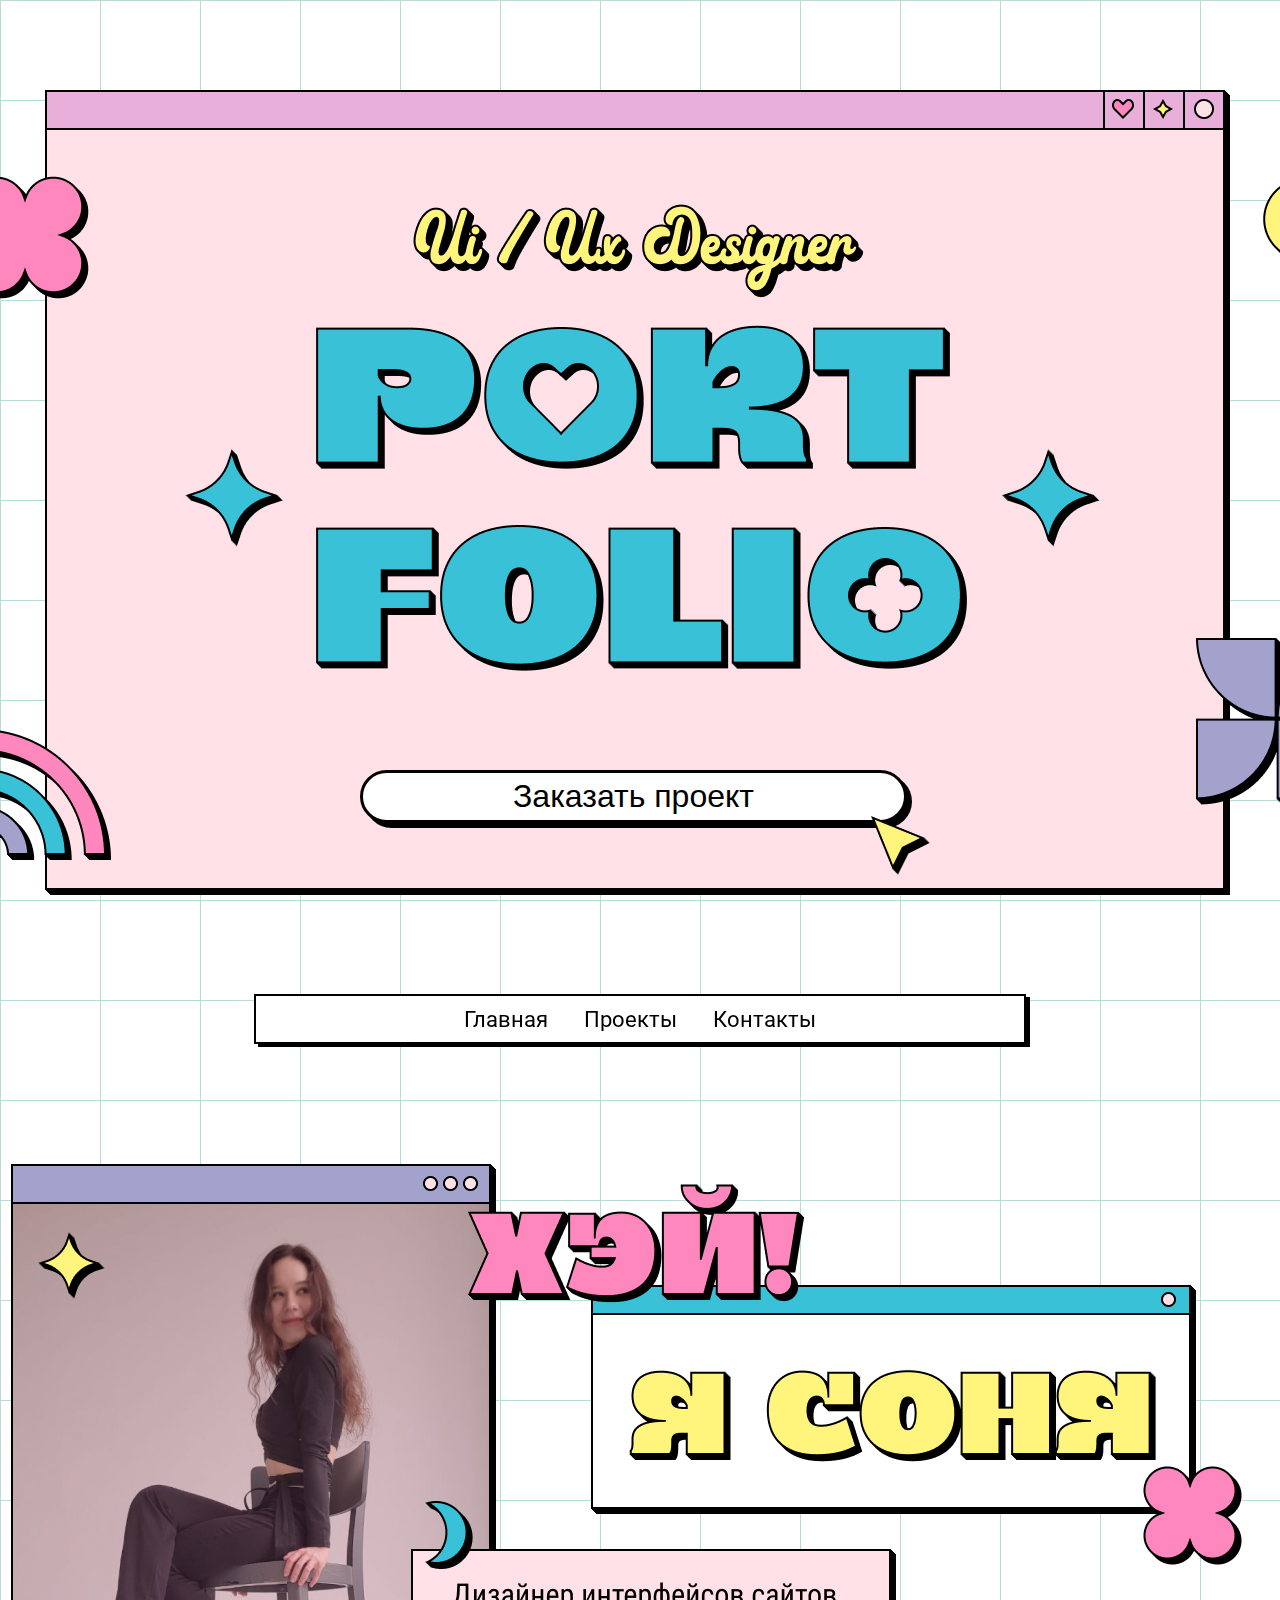
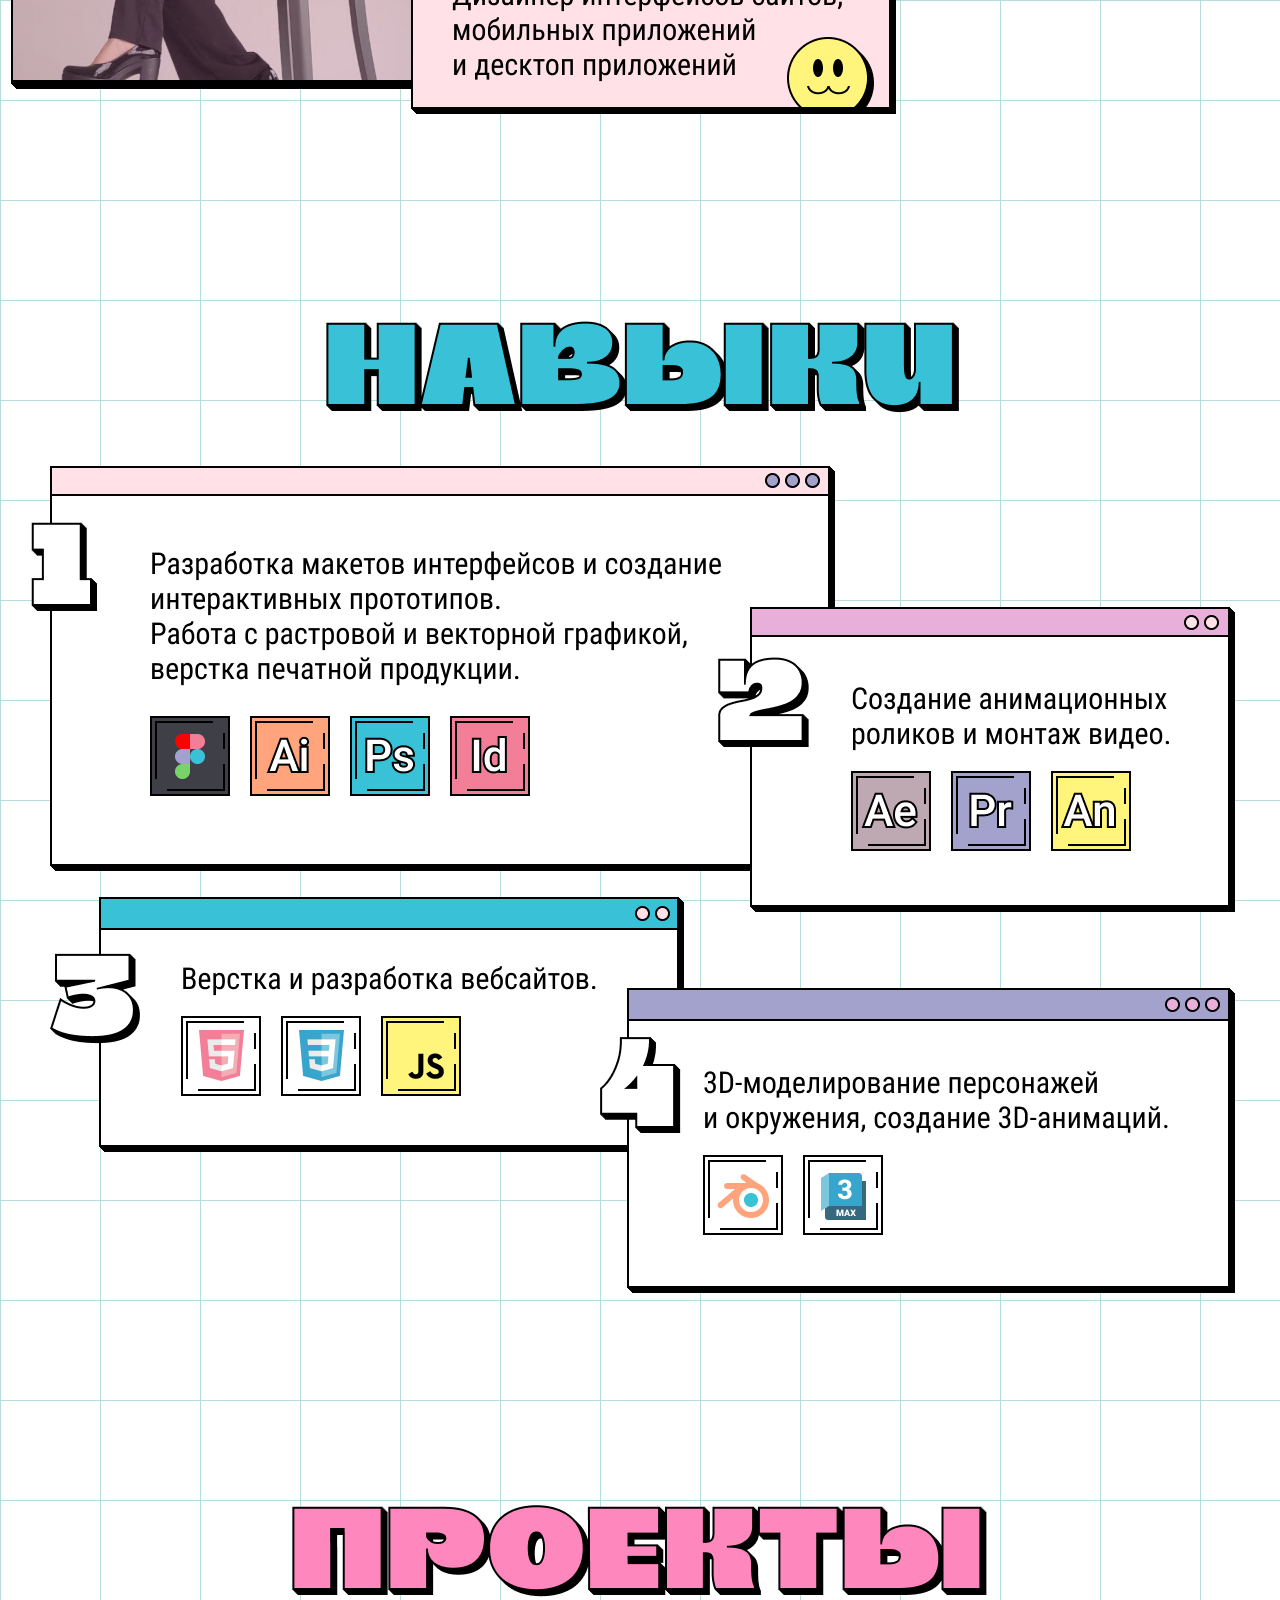
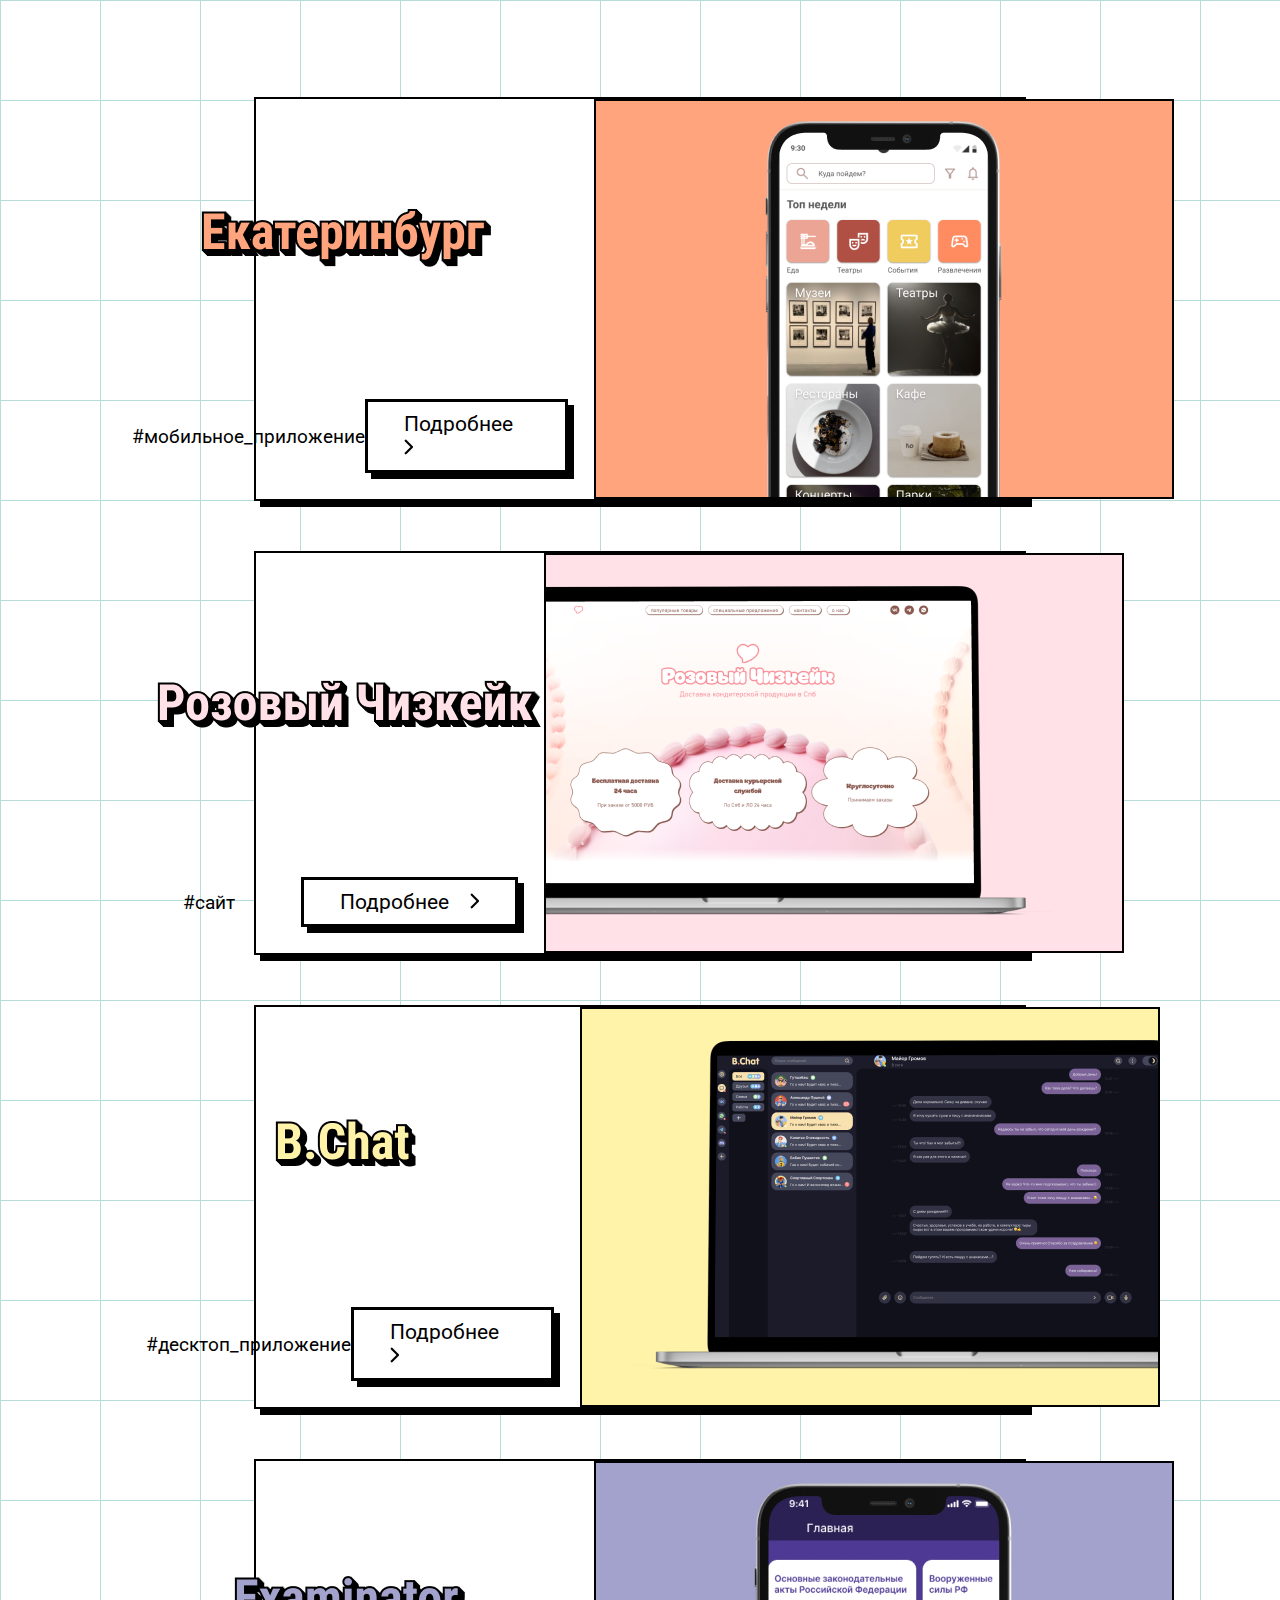
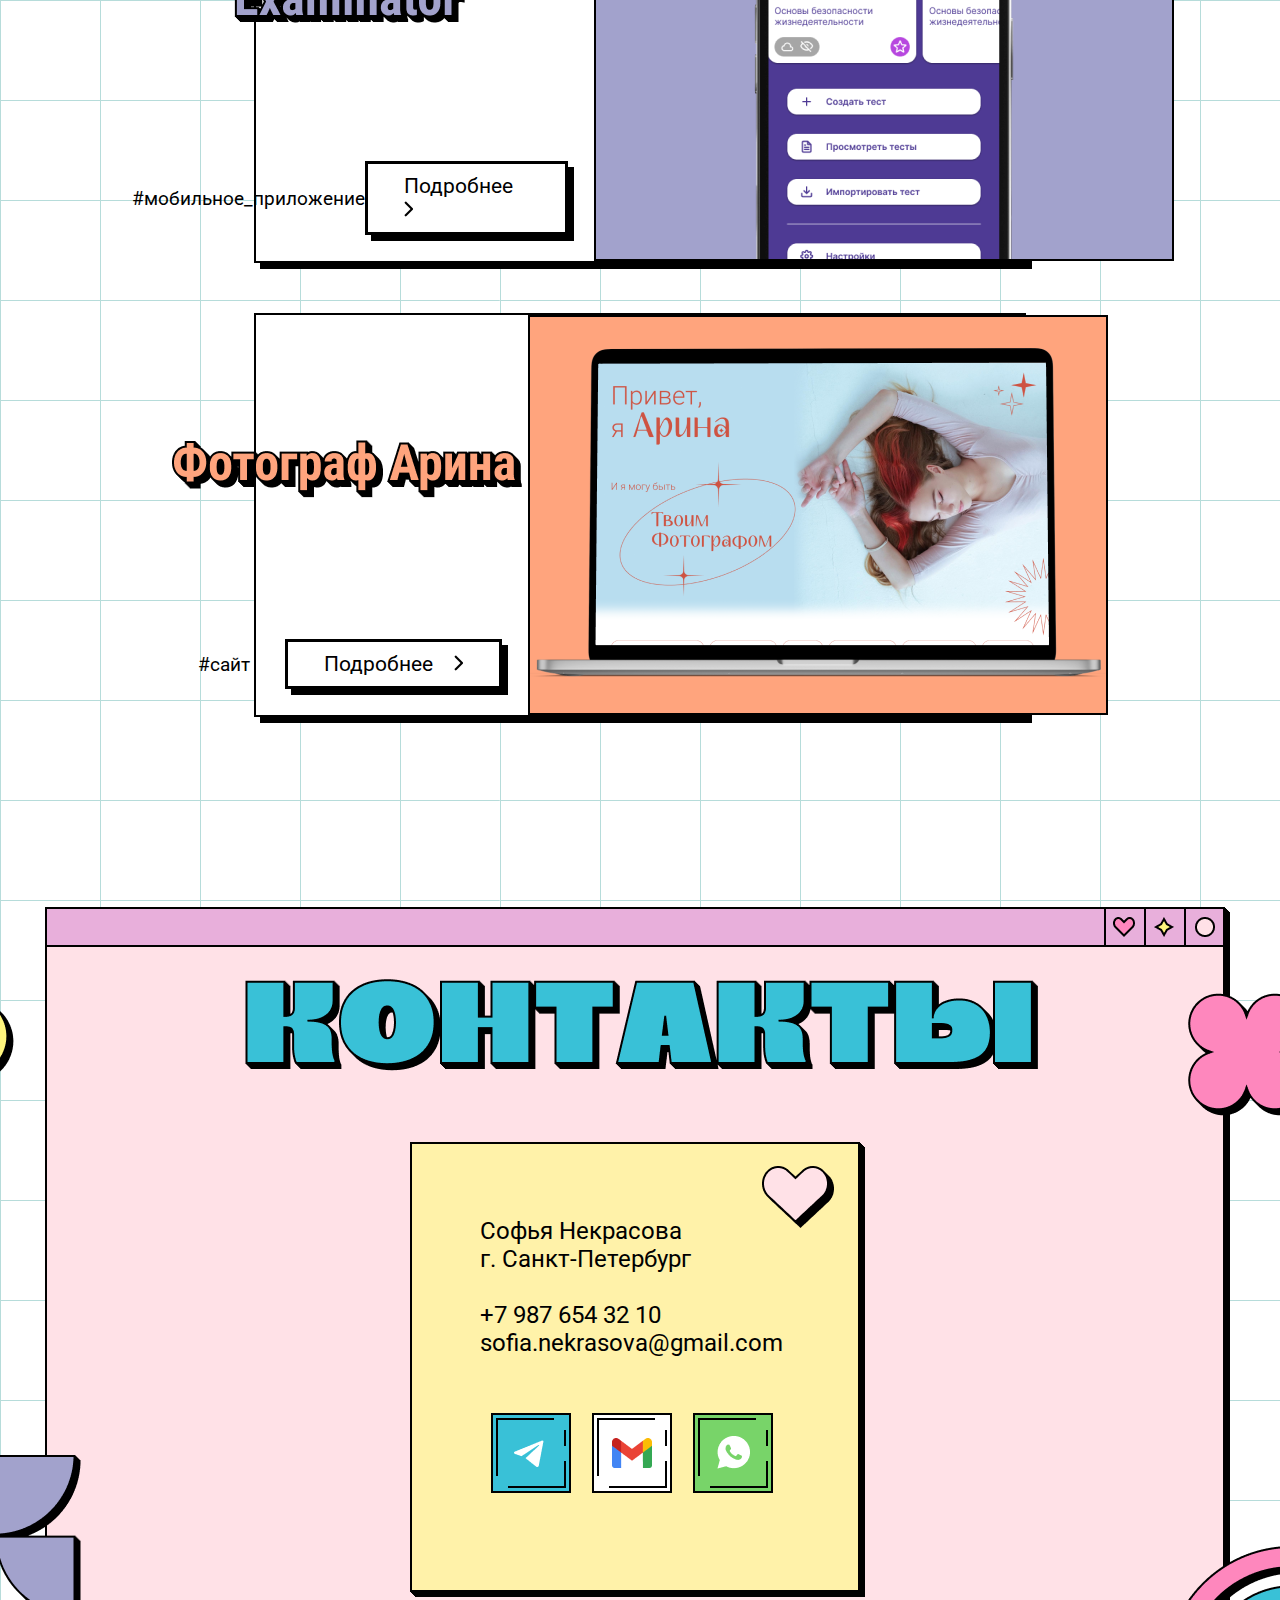
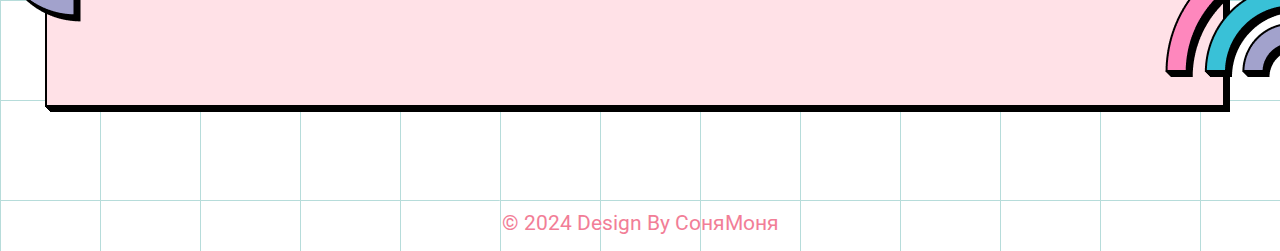
<file: index.html>
<!DOCTYPE html>
<html lang="en">
    <head>
        <meta charset="UTF-8">
        <meta name="viewport" content="width=device-width, initial-scale=1.0">
        <link rel="stylesheet" href="styles.css">
        <link rel="preconnect" href="https://fonts.googleapis.com">
        <link rel="preconnect" href="https://fonts.gstatic.com" crossorigin>
        <link href="https://fonts.googleapis.com/css2?family=Roboto:ital,wght@0,100;0,300;0,400;0,500;0,700;0,900;1,100;1,300;1,400;1,500;1,700;1,900&display=swap" rel="stylesheet">
        <title>Portfolio</title>
    </head>
    <body>

        <header>
            <div class="relative">
                <img id="test" src="imgs/oblojka.png" alt="">
                <img id="yellow_arrow" src="imgs/yellow_arrow.png" alt="">
                <button id="order_button" onclick="scrollToFooter()">Заказать проект</button>
            </div>   
        </header>

        <main>
            <div id="navbar">
                <span onclick="scrollToTop()">Главная</span>
                <span onclick="scrollToProjects()">Проекты</span>
                <span onclick="scrollToFooter()">Контакты</span>
            </div>

            <div class="spacer-100"></div>

            <div class="center-content">
                <img src="imgs/about2.png" alt="">
            </div>

            <div class="spacer-100"></div>
            <div class="spacer-100"></div>

            <div class="center-content">
                <img src="imgs/skill.png" alt="">   
            </div>

            <div class="spacer-100"></div>
            <div class="spacer-100" id="projects"></div>

            <div class="center-content" >
                <img src="imgs/projects2.png" alt="">   
            </div>

            <div class="spacer-100"></div>

            <!-- Екатеринбург -->
            <div class="project-card">
                <div style="display: flex; flex-direction: column; flex: 1">
                    <div style="flex: 1; display: flex; justify-content: center; align-items: center">
                        <img src="imgs/Екатеринбург2.png" alt="">
                    </div>
                    <div style="display: flex; justify-content: space-between; align-items: center; margin: 26px 26px 26px 26px;">
                        <span class="hashtag">#мобильное_приложение</span>
                        <a href="ekaterinburg.html" class="project-button">
                            <span style="margin-right: 16px;">Подробнее</span>
                            <img src="imgs/arrow_right.png" alt="">
                        </a>
                    </div>
                </div>
                <img src="imgs/ekaterinburg.png" alt="">
            </div>

            <div class="spacer-50"></div>

            <!-- Розовый чизкейк -->
            <div class="project-card">
                <div style="display: flex; flex-direction: column; flex: 1">
                    <div style="flex: 1; display: flex; justify-content: center; align-items: center">
                        <img src="imgs/Розовый Чизкейк2.png" alt="">
                    </div>
                    <div style="display: flex; justify-content: space-between; align-items: center; margin: 26px 26px 26px 26px;">
                        <span class="hashtag">#сайт</span>
                        <a href="pink_cheese.html" class="project-button">
                            <span style="margin-right: 16px;">Подробнее</span>
                            <img src="imgs/arrow_right.png" alt="">
                        </a>
                    </div>
                </div>
                <img src="imgs/pink_cheese.png" alt="">
            </div>

            <div class="spacer-50"></div>

            <!-- B.Chat  -->
            <div class="project-card">
                <div style="display: flex; flex-direction: column; flex: 1">
                    <div style="flex: 1; display: flex; justify-content: center; align-items: center">
                        <img src="imgs/B.Chat2.png" alt="">
                    </div>
                    <div style="display: flex; justify-content: space-between; align-items: center; margin: 26px 26px 26px 26px;">
                        <span class="hashtag">#десктоп_приложение</span>
                        <a href="bchat.html" class="project-button">
                            <span style="margin-right: 16px;">Подробнее</span>
                            <img src="imgs/arrow_right.png" alt="">
                        </a>
                    </div>
                </div>
                <img src="imgs/bchatting.png" alt="">
            </div>

            <div class="spacer-50"></div>

            <!-- Examinator -->
            <div class="project-card">
                <div style="display: flex; flex-direction: column; flex: 1">
                    <div style="flex: 1; display: flex; justify-content: center; align-items: center">
                        <img src="imgs/Examinator2.png" alt="">
                    </div>
                    <div style="display: flex; justify-content: space-between; align-items: center; margin: 26px 26px 26px 26px;">
                        <span class="hashtag">#мобильное_приложение</span>
                        <a href="examinator.html" class="project-button">
                            <span style="margin-right: 16px;">Подробнее</span>
                            <img src="imgs/arrow_right.png" alt="">
                        </a>
                    </div>
                </div>
                <img src="imgs/exam.png" alt="">
            </div>

            <div class="spacer-50"></div>

            <!-- Фотограф Арина -->
            <div class="project-card">
                <div style="display: flex; flex-direction: column; flex: 1">
                    <div style="flex: 1; display: flex; justify-content: center; align-items: center">
                        <img src="imgs/Фотограф Арина2.png" alt="">
                    </div>
                    <div style="display: flex; justify-content: space-between; align-items: center; margin: 26px 26px 26px 26px;">
                        <span class="hashtag">#сайт</span>
                        <a href="photograph.html" class="project-button">
                            <span style="margin-right: 16px;">Подробнее</span>
                            <img src="imgs/arrow_right.png" alt="">
                        </a>
                    </div>
                </div>
                <img src="imgs/photograph.png" alt="">
            </div>

            <div class="spacer-100"></div>

        </main>

        <footer id="footer">

            <div class="relative">
                <div id="contant-info">
                    <span>Софья Некрасова</span>
                    <br>
                    <span>г. Санкт-Петербург</span>
                    <br>
                    <br>
                    <span>+7 987 654 32 10</span>
                    <br>
                    <span>sofia.nekrasova@gmail.com</span>
                    <div style="display: flex; justify-content: space-around; margin-top: 56px;">
                        <img src="imgs/telega_button.png" alt="">
                        <img src="imgs/gmail_button.png" alt="">
                        <img src="imgs/whatsapp_button.png" alt="">
                    </div>
                </div>
                <img id="test" style="position: relative" src="imgs/contacts.png" alt="">
            </div>   
        </footer>
        <div class="center-content">
            <span class="copyright">© 2024 Design By СоняМоня</span>
        </div>

        <script src="scrollTo.js"></script>
    </body>
</html>
</file>
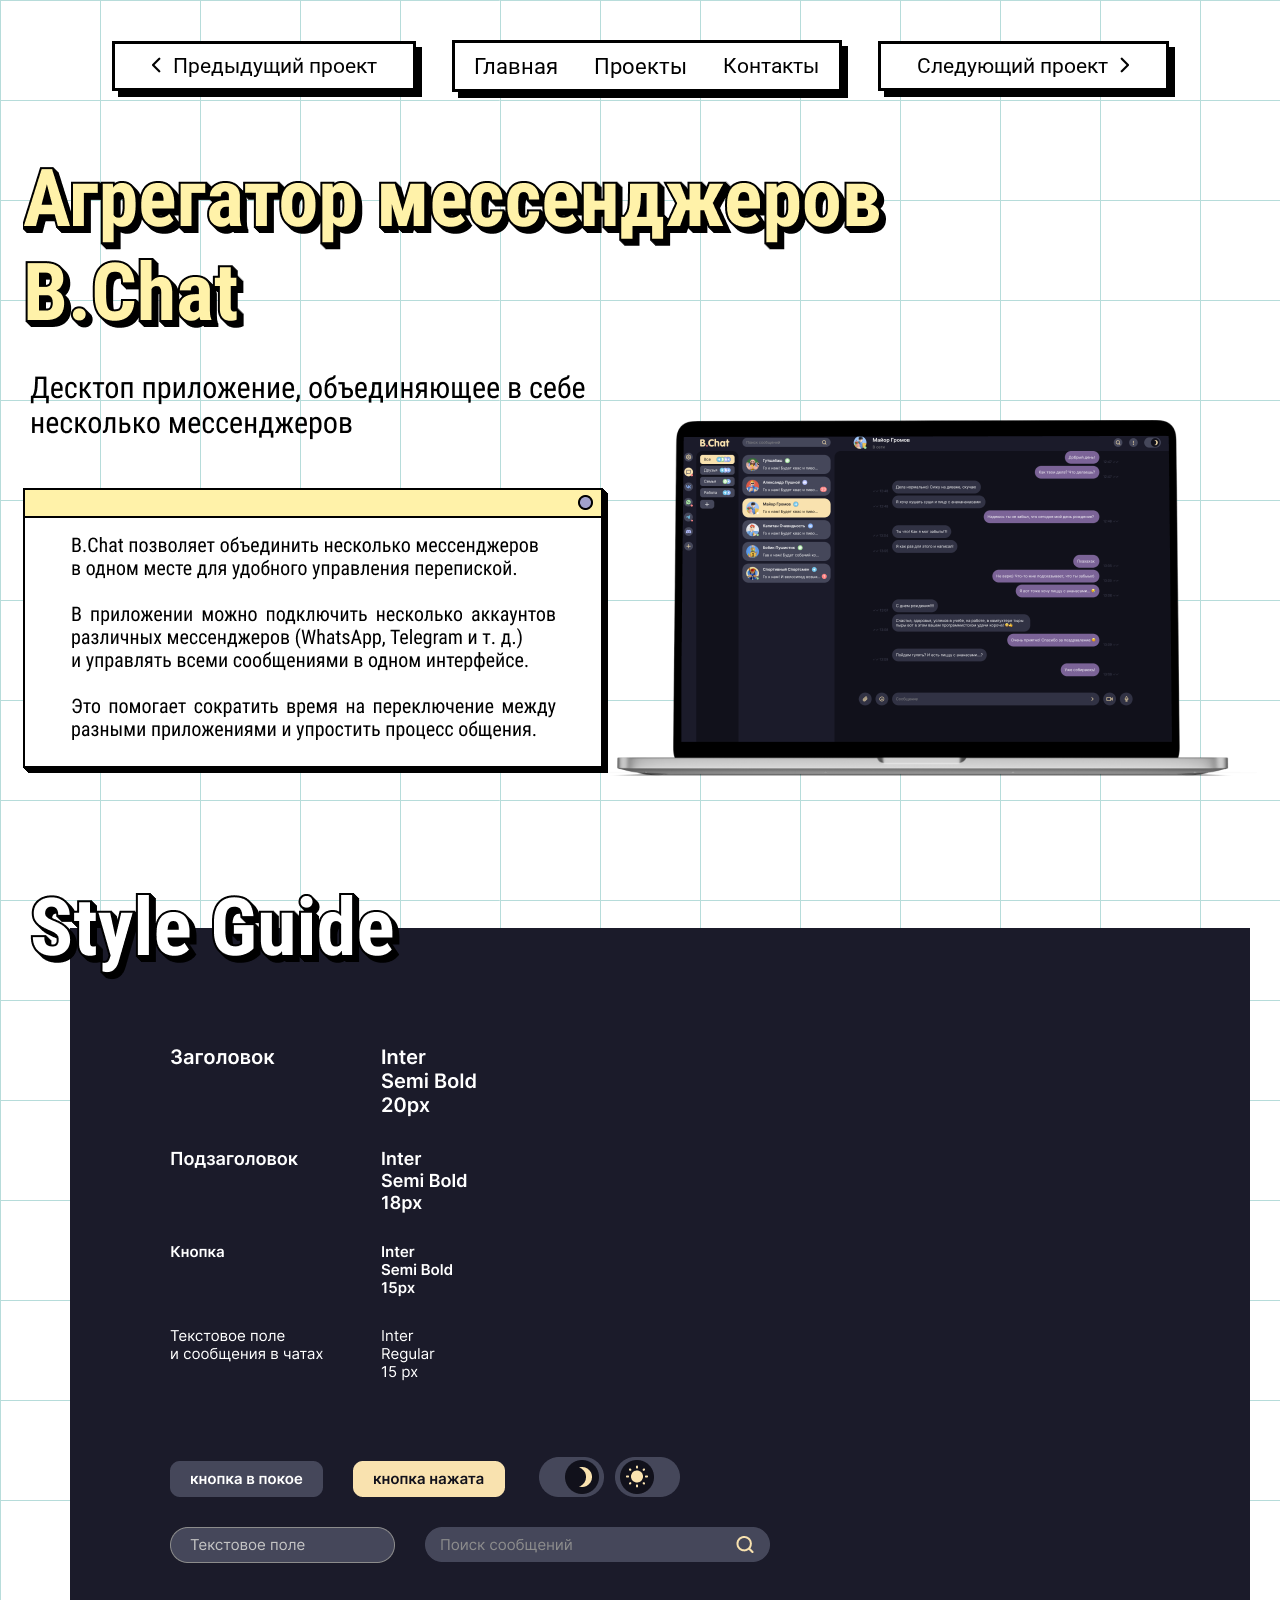
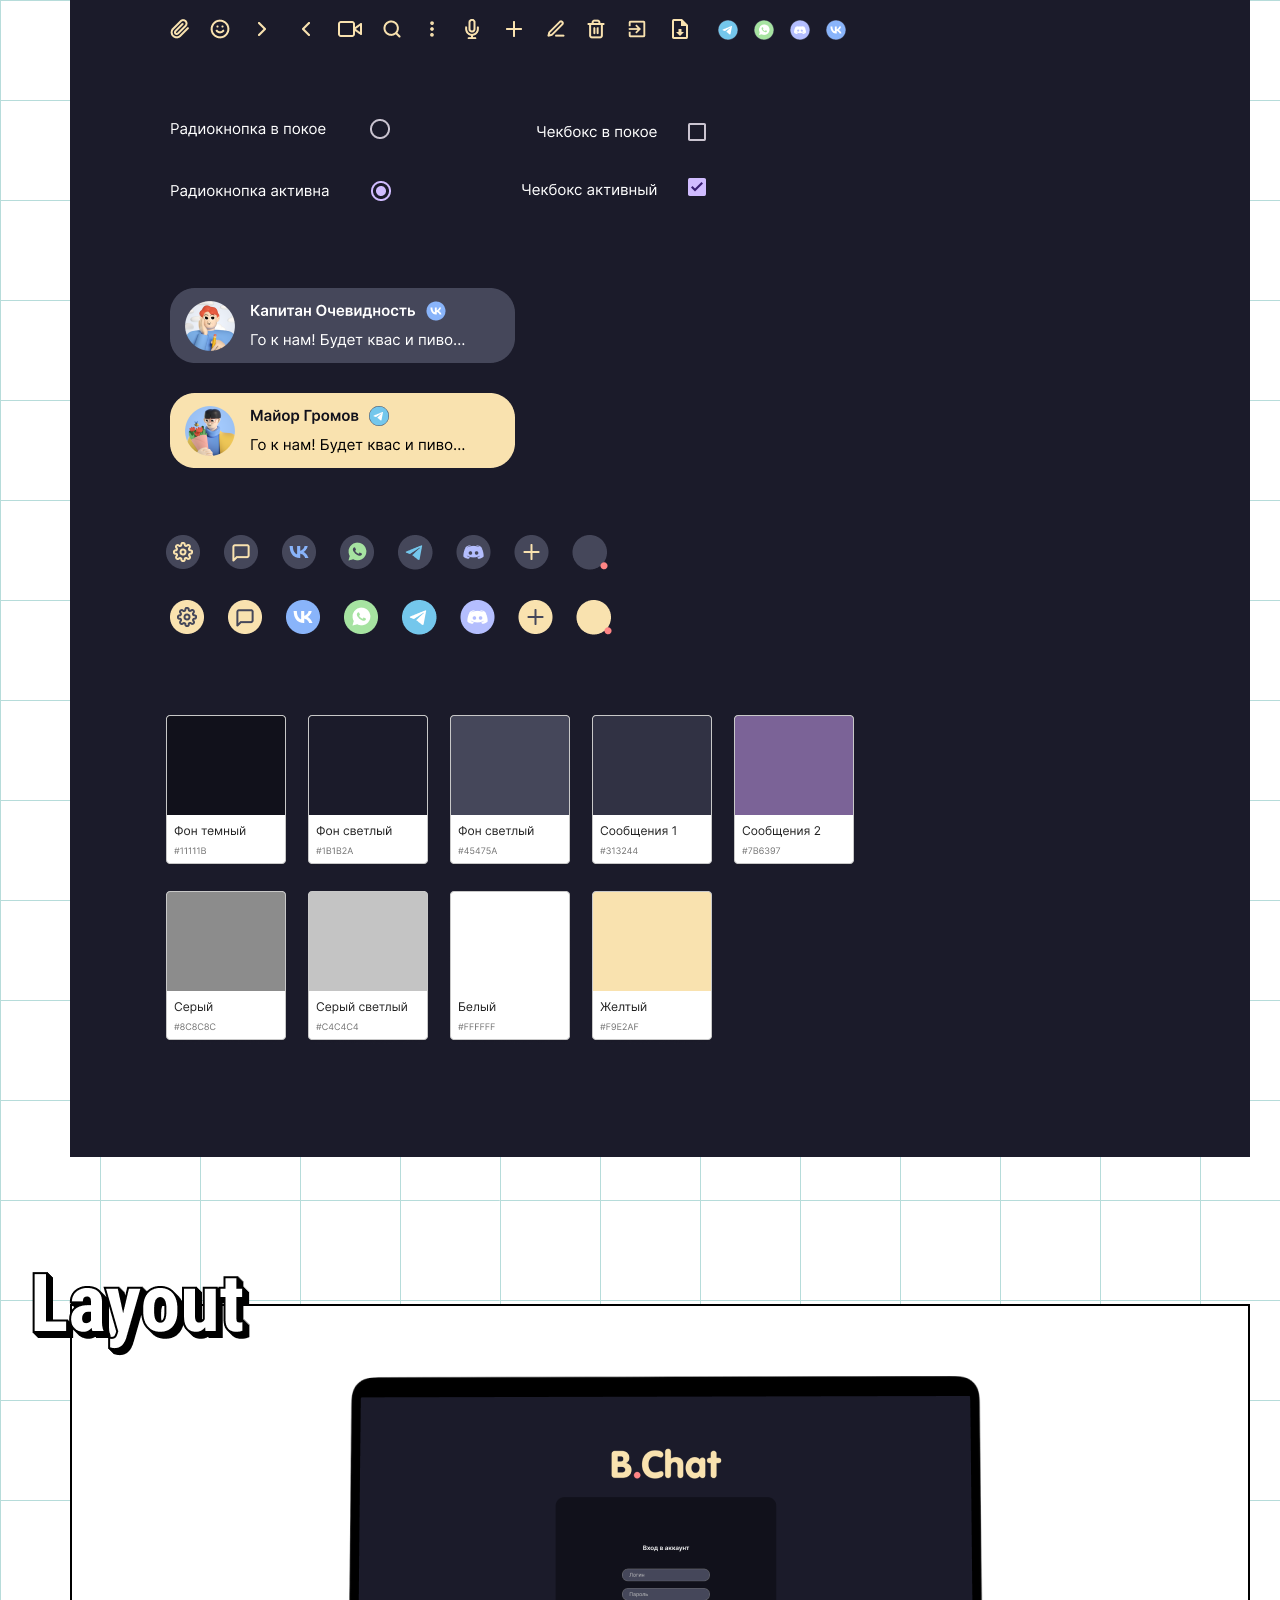
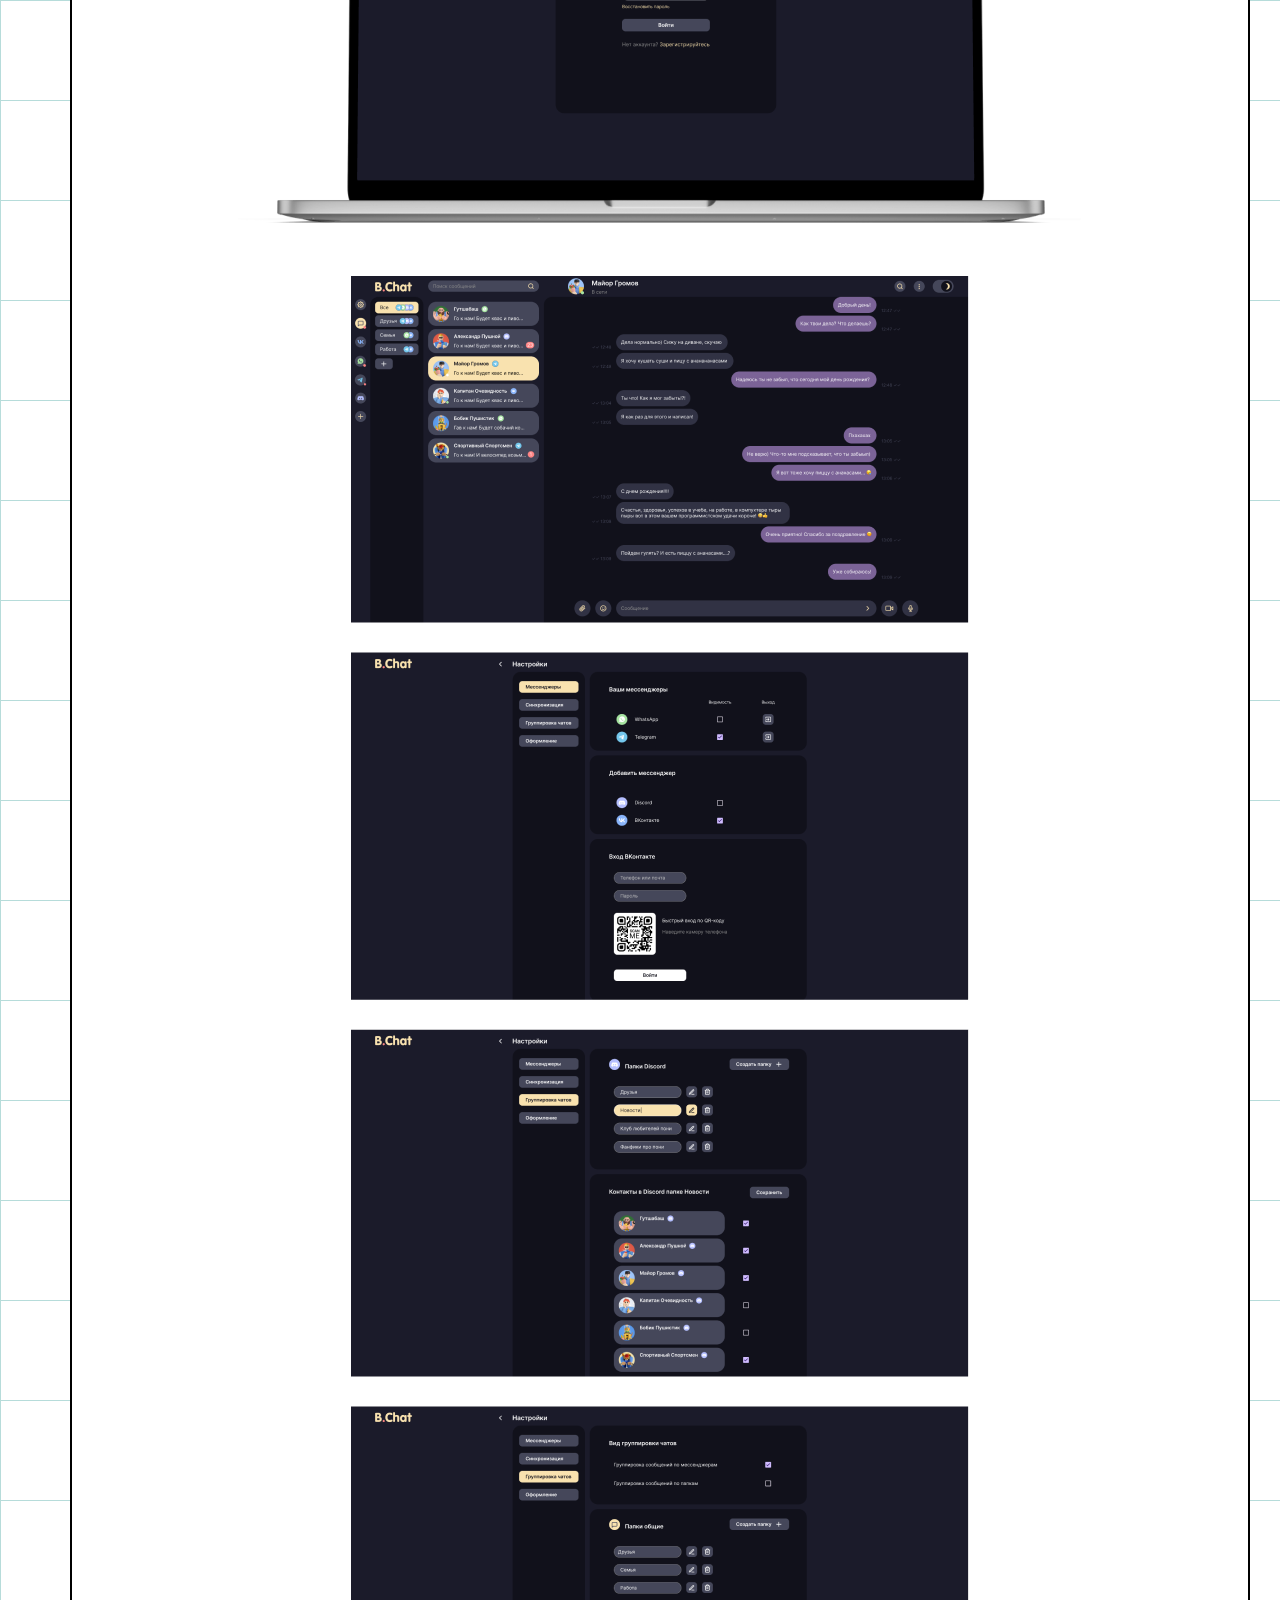
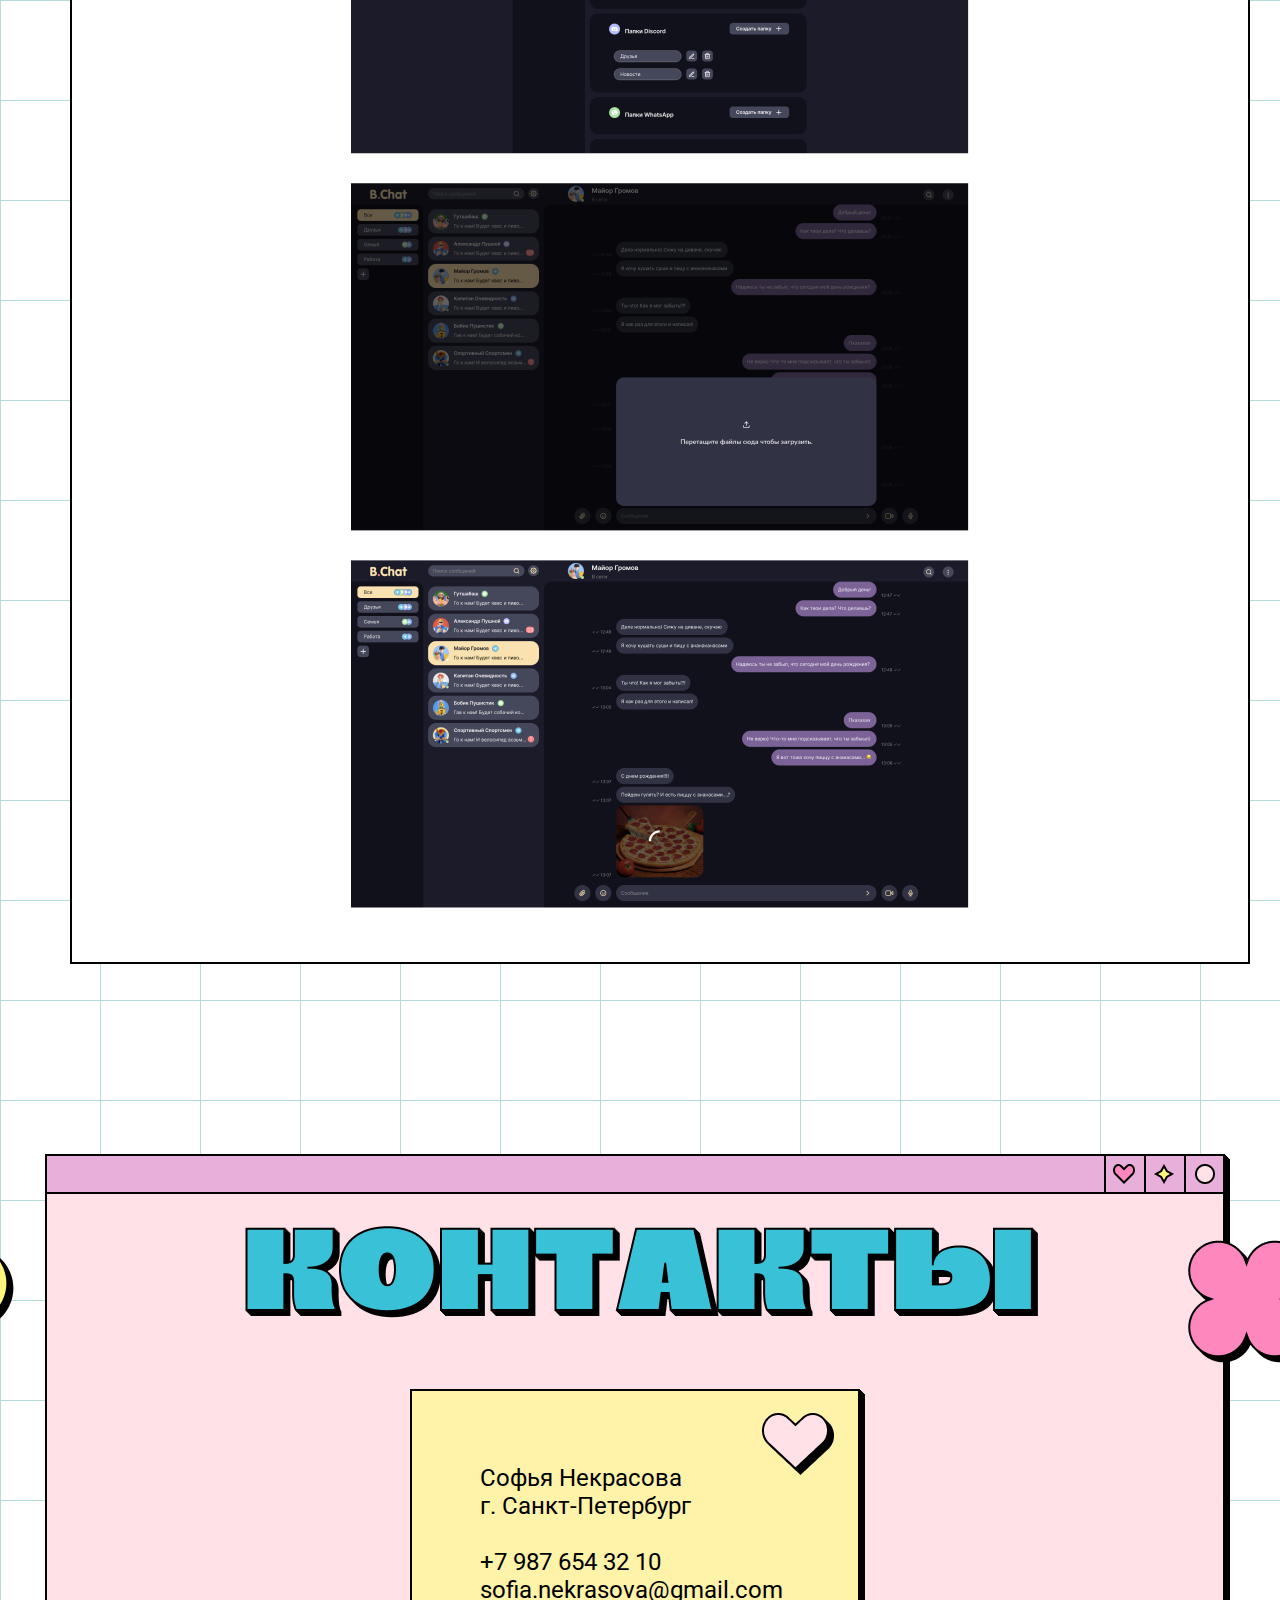
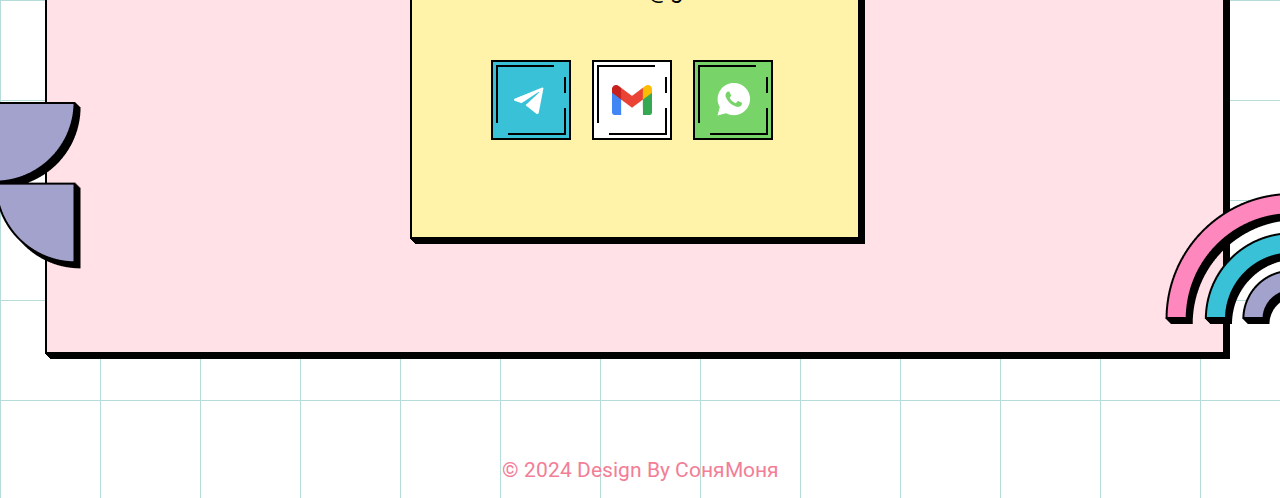
<file: bchat.html>
<!DOCTYPE html>
<html lang="en">
    <head>
        <meta charset="UTF-8">
        <meta name="viewport" content="width=device-width, initial-scale=1.0">
        <link rel="stylesheet" href="styles.css">
        <link rel="preconnect" href="https://fonts.googleapis.com">
        <link rel="preconnect" href="https://fonts.gstatic.com" crossorigin>
        <link href="https://fonts.googleapis.com/css2?family=Roboto:ital,wght@0,100;0,300;0,400;0,500;0,700;0,900;1,100;1,300;1,400;1,500;1,700;1,900&display=swap" rel="stylesheet">
        <title>B.Chat</title>
    </head>
    <body>
        <div class="spacer-30"></div>

        <div class="pr-navbar">
            <a class="pr-navbar-button" href="pink_cheese.html">
                <img src="imgs/arrow_left2.png" alt="">
                <span>Предыдущий проект</span>
            </a>
            <div class="pr-inner-navbar">
                <a href="index.html">Главная</a>
                <a href="index.html#projects">Проекты</a>
                <span onclick="scrollToFooter()">Контакты</span>
            </div>
            <a class="pr-navbar-button" href="examinator.html">
                <span>Следующий проект</span>
                <img src="imgs/arrow_right2.png" alt="">
            </a>
        </div>

        <div class="spacer-50"></div>

        <div class="center-content">
            <img src="imgs/bchat/1.png" alt="">
        </div>

        <div class="spacer-100"></div>

        <div class="center-content">
            <img src="imgs/bchat/2.png" alt="">
        </div>
        
        <div class="spacer-100"></div>

        <div class="center-content">
            <img src="imgs/bchat/3.png" alt="">
        </div>

        <div class="spacer-100"></div>

        <footer id="footer">

            <div class="relative">
                <div id="contant-info">
                    <span>Софья Некрасова</span>
                    <br>
                    <span>г. Санкт-Петербург</span>
                    <br>
                    <br>
                    <span>+7 987 654 32 10</span>
                    <br>
                    <span>sofia.nekrasova@gmail.com</span>
                    <div style="display: flex; justify-content: space-around; margin-top: 56px;">
                        <img src="imgs/telega_button.png" alt="">
                        <img src="imgs/gmail_button.png" alt="">
                        <img src="imgs/whatsapp_button.png" alt="">
                    </div>
                </div>
                <img id="test" style="position: relative" src="imgs/contacts.png" alt="">
            </div>   
        </footer>
        <div class="center-content">
            <span class="copyright">© 2024 Design By СоняМоня</span>
        </div>

        <script src="scrollTo.js"></script>
    </body>
</html>
</file>
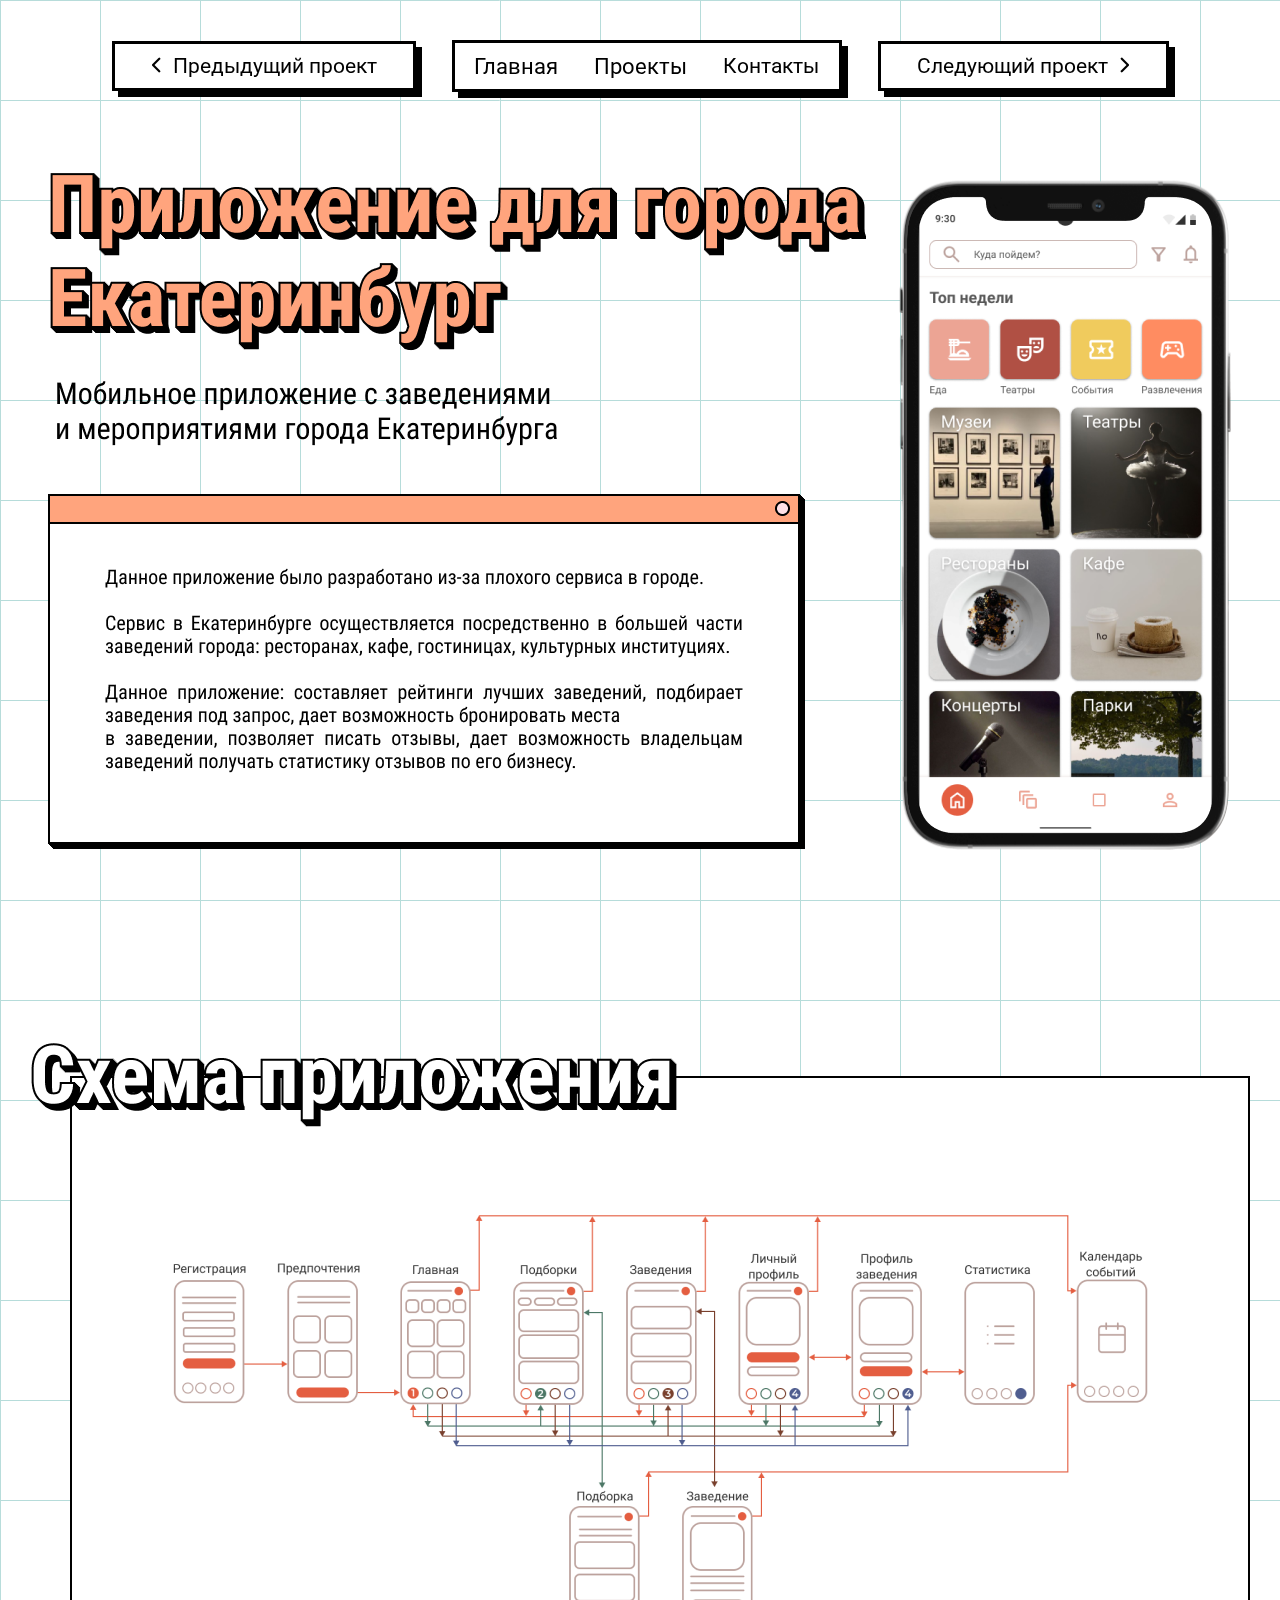
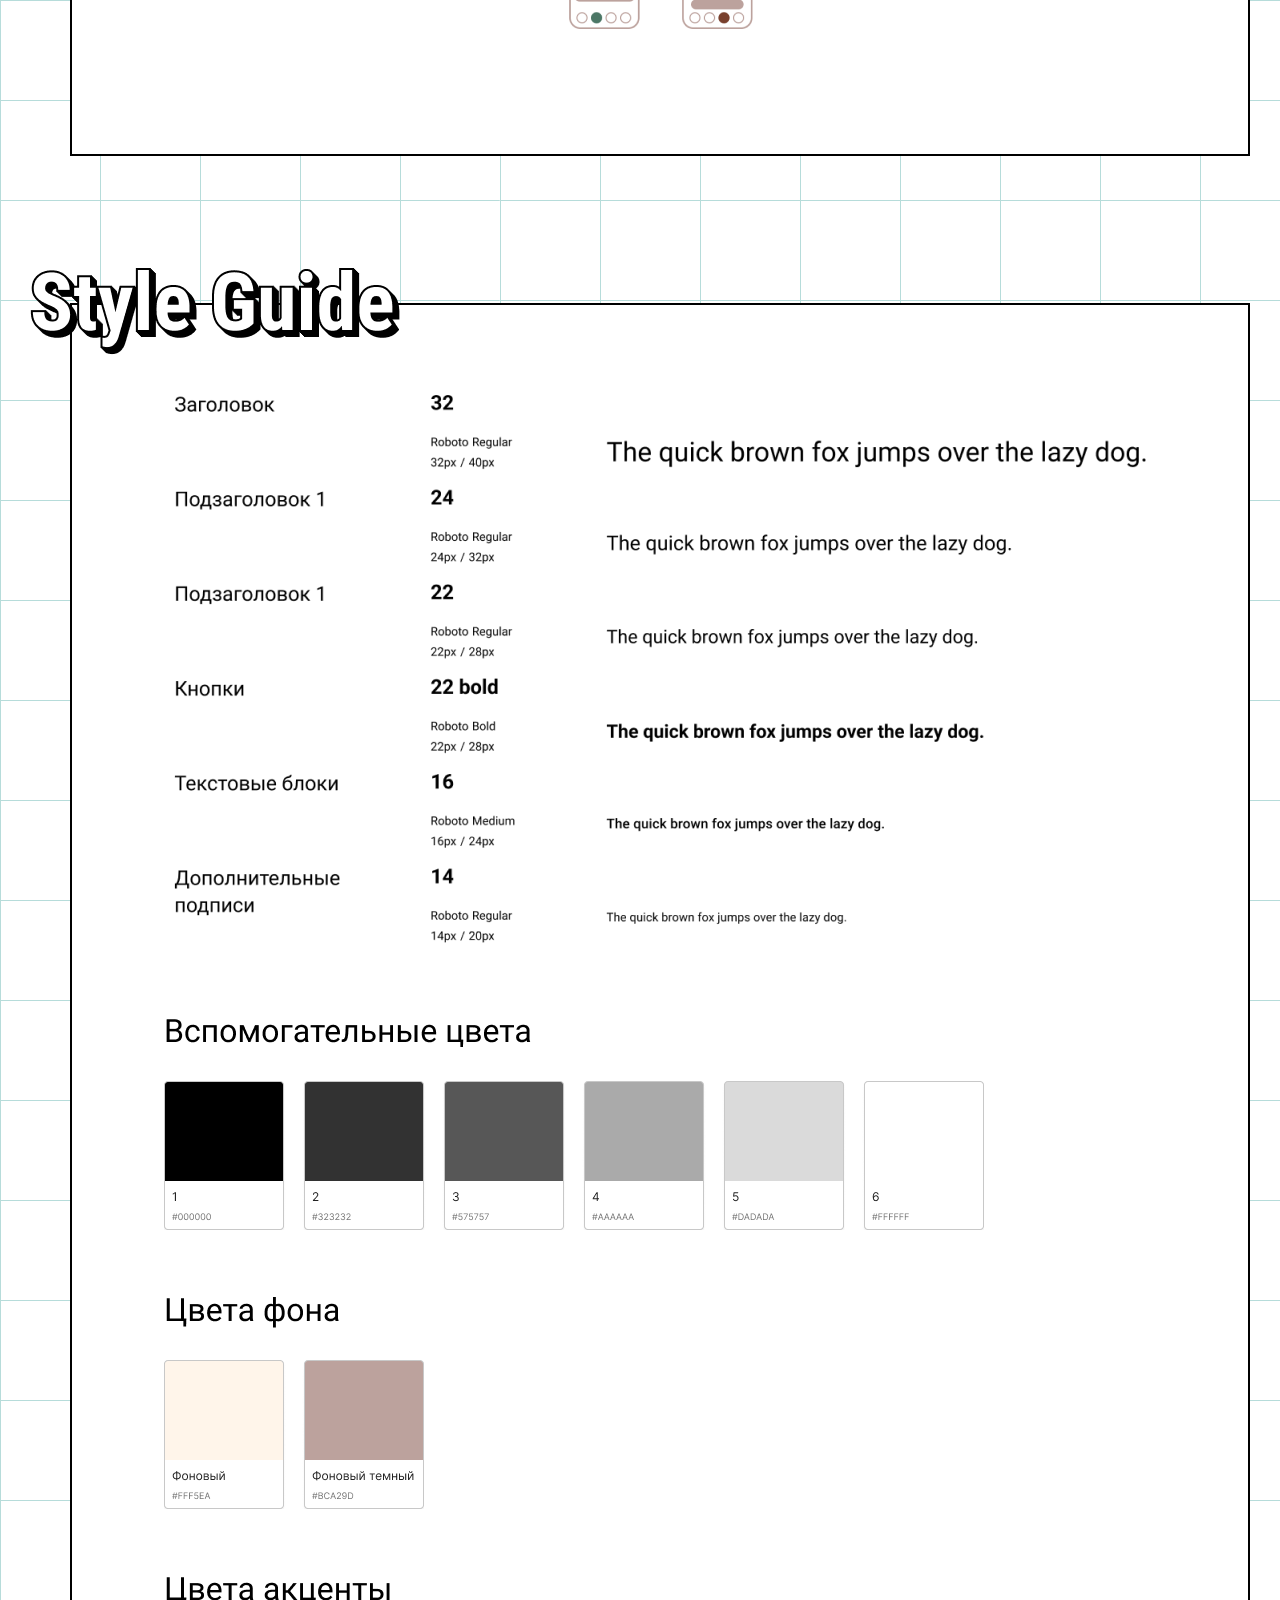
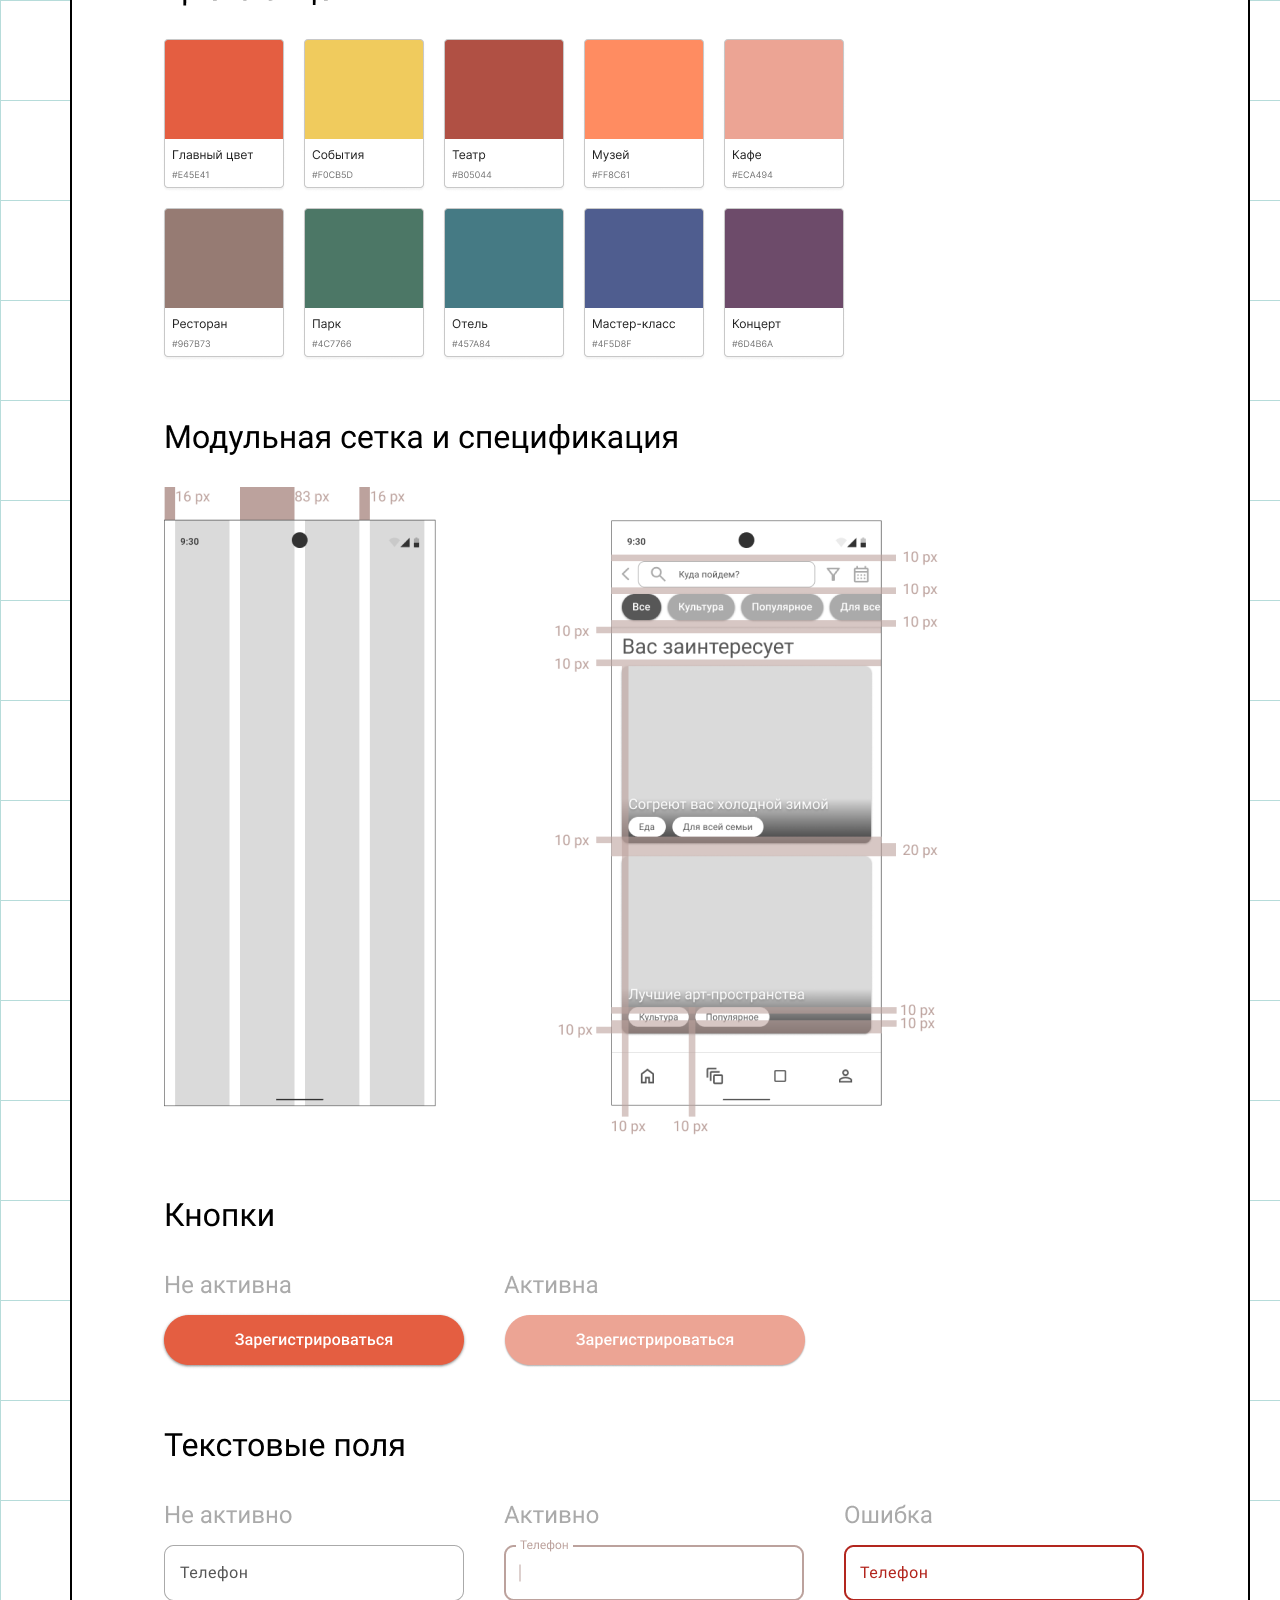
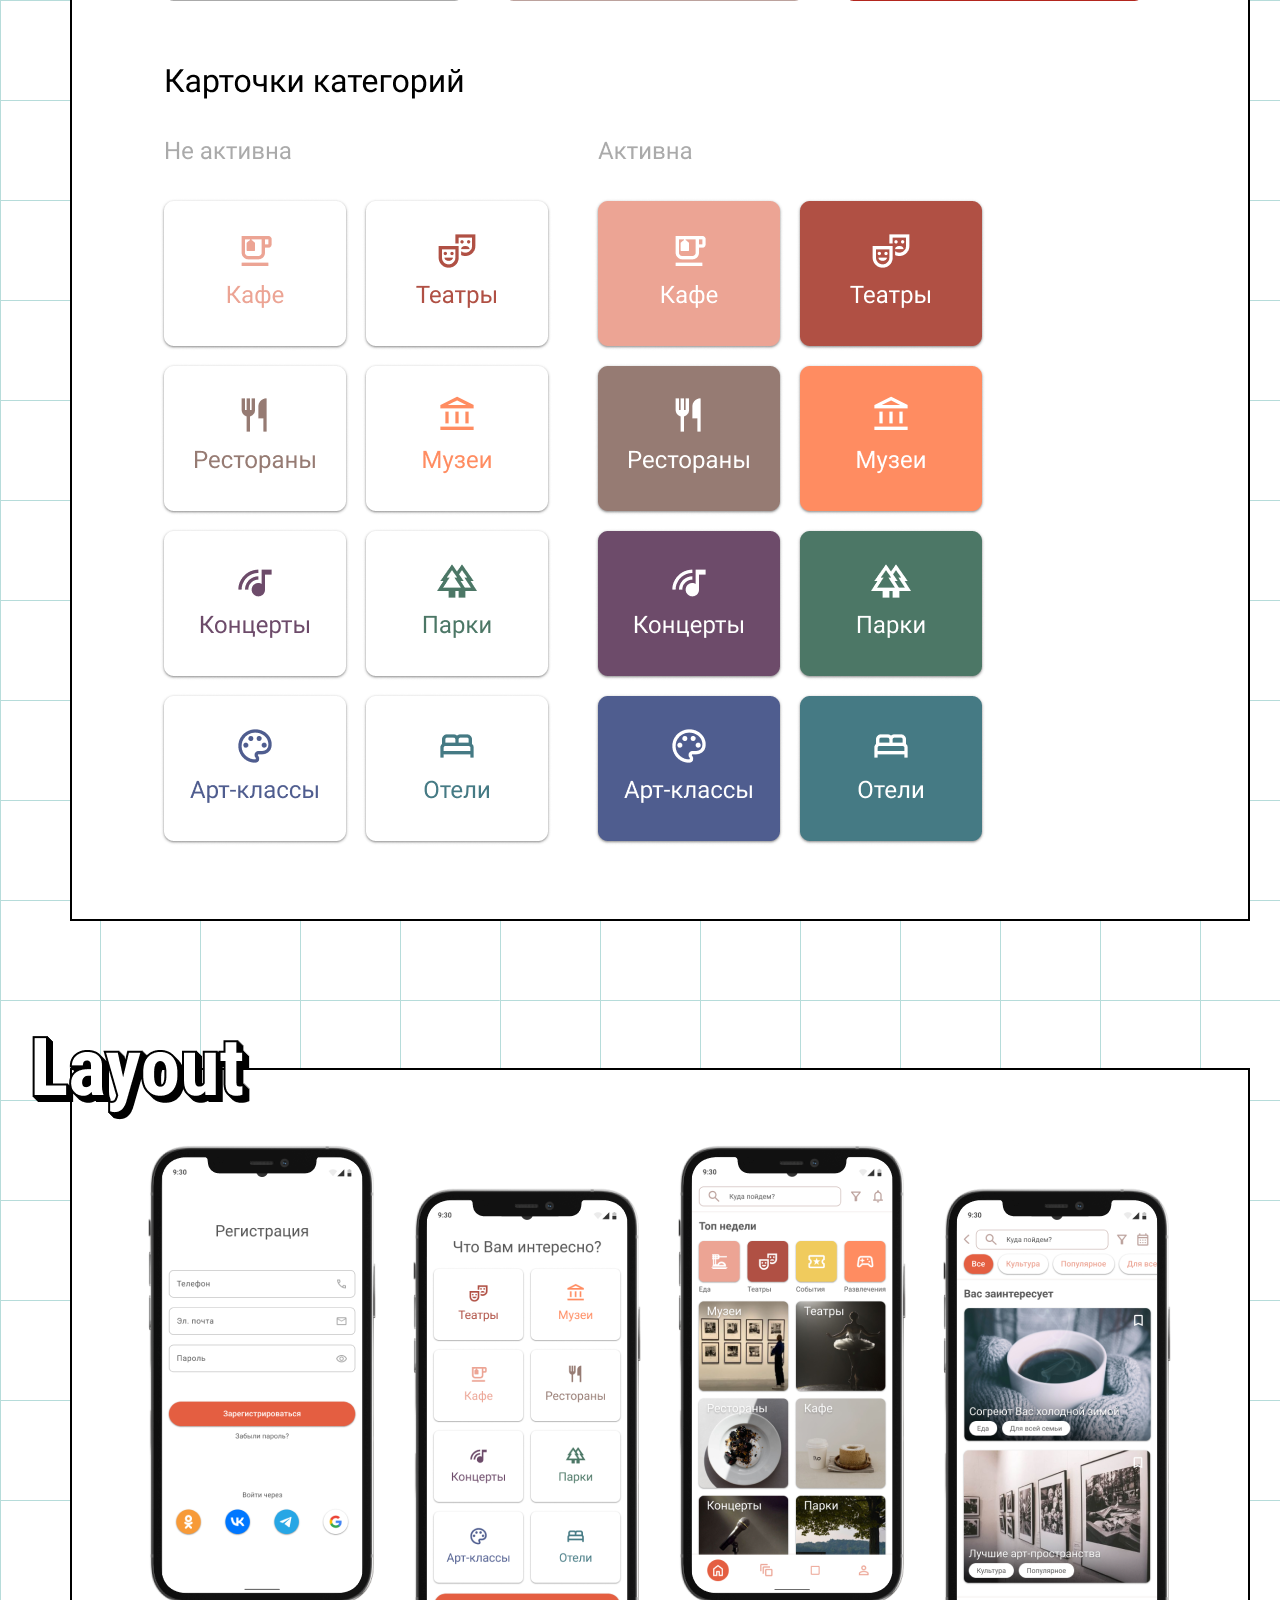
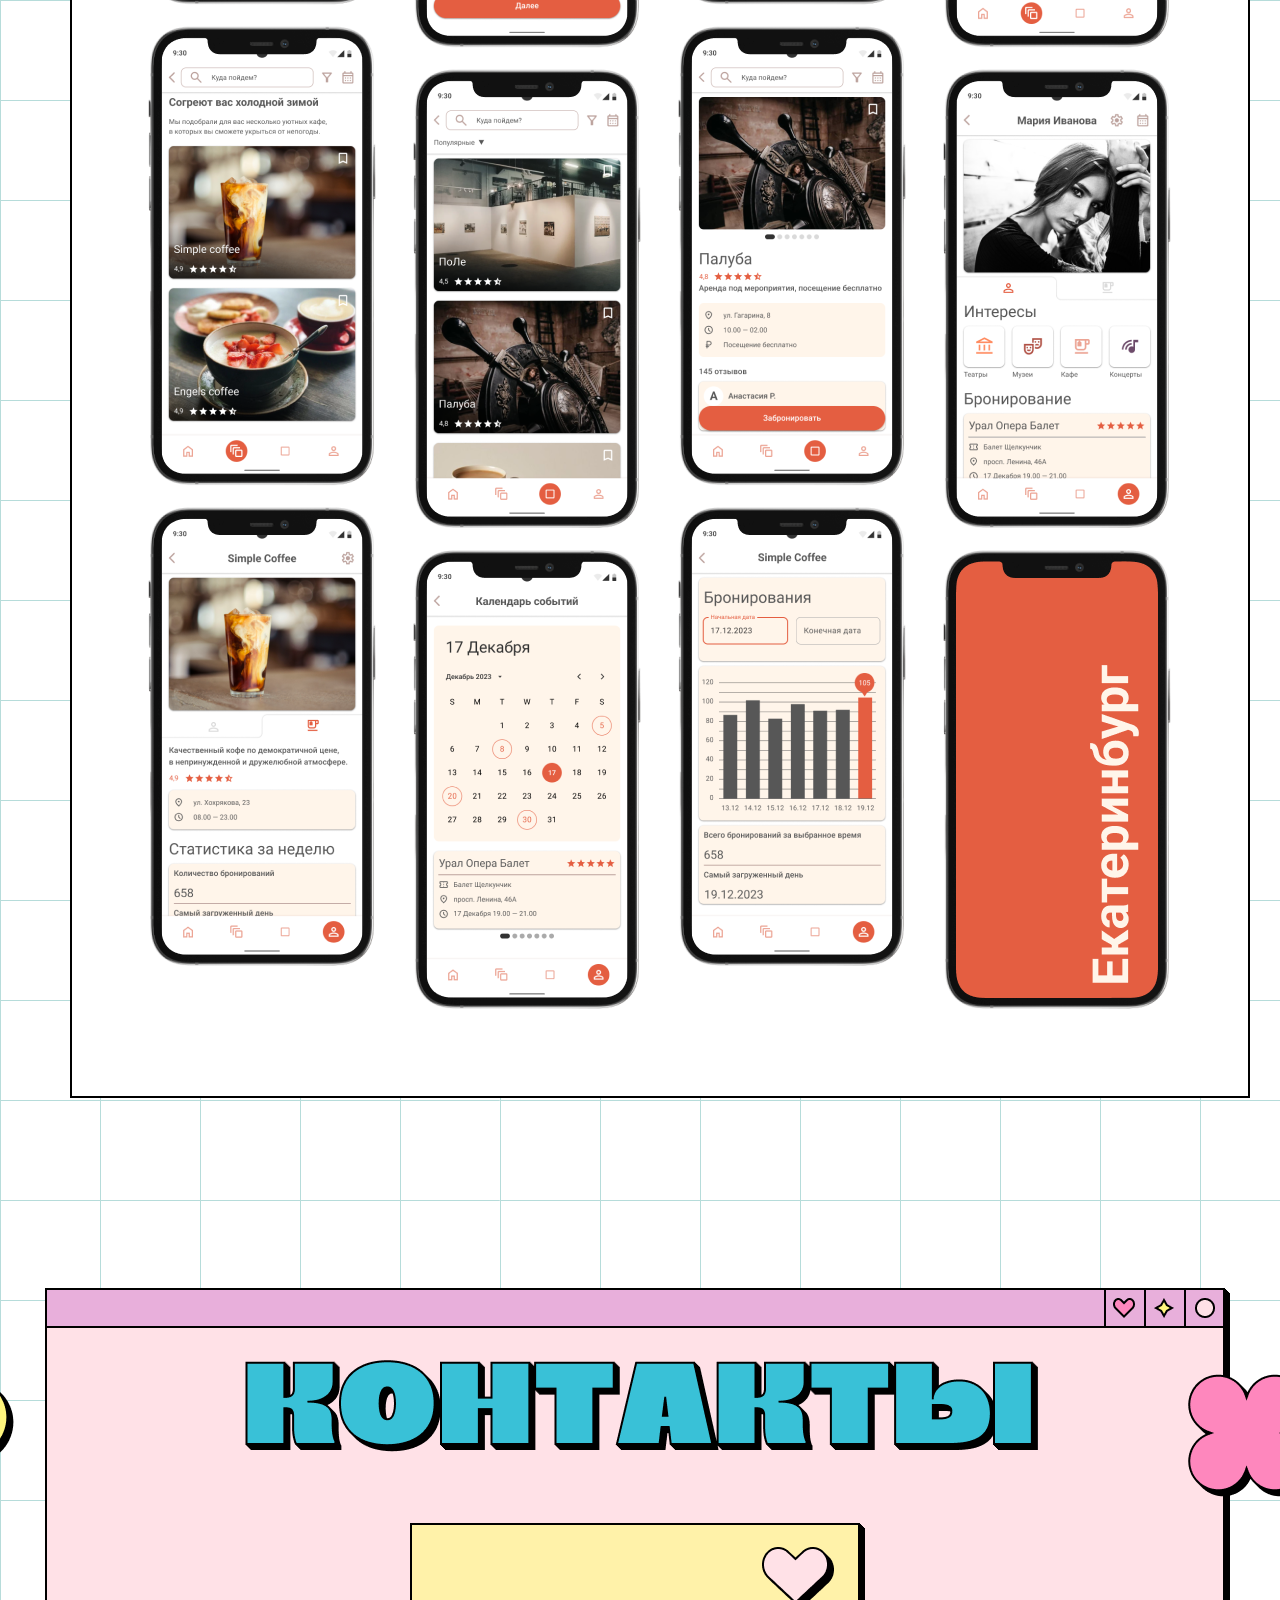
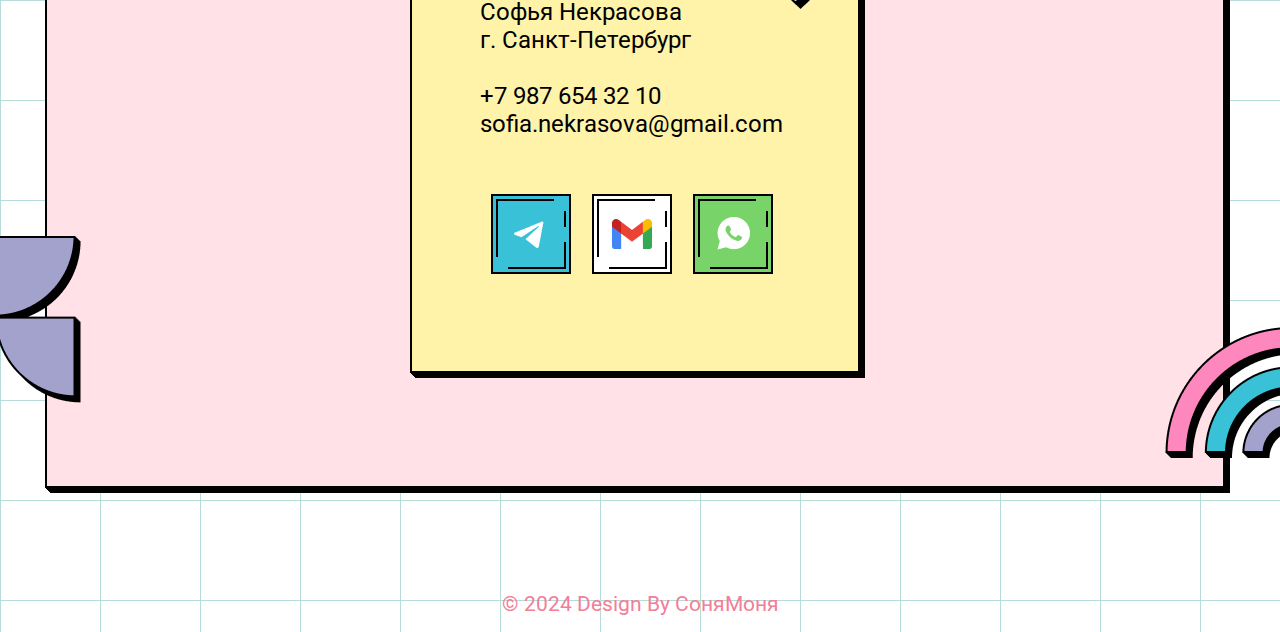
<file: ekaterinburg.html>
<!DOCTYPE html>
<html lang="en">
    <head>
        <meta charset="UTF-8">
        <meta name="viewport" content="width=device-width, initial-scale=1.0">
        <link rel="stylesheet" href="styles.css">
        <link rel="preconnect" href="https://fonts.googleapis.com">
        <link rel="preconnect" href="https://fonts.gstatic.com" crossorigin>
        <link href="https://fonts.googleapis.com/css2?family=Roboto:ital,wght@0,100;0,300;0,400;0,500;0,700;0,900;1,100;1,300;1,400;1,500;1,700;1,900&display=swap" rel="stylesheet">
        <title>Ekaterinburg</title>
    </head>
    <body>
        <div class="spacer-30"></div>

        <div class="pr-navbar">
            <a class="pr-navbar-button" href="photograph.html">
                <img src="imgs/arrow_left2.png" alt="">
                <span>Предыдущий проект</span>
            </a>
            <div class="pr-inner-navbar">

                <a href="index.html">Главная</a>
                <a href="index.html#projects">Проекты</a>
                <span onclick="scrollToFooter()">Контакты</span>
            </div>
            <a class="pr-navbar-button" href="pink_cheese.html">
                <span>Следующий проект</span>
                <img src="imgs/arrow_right2.png" alt="">
            </a>
        </div>

        <div class="center-content">
            <img src="imgs/ekateringurg/1.png" alt="">
        </div>

        <div class="spacer-100"></div>

        <div class="center-content">
            <img src="imgs/ekateringurg/2.png" alt="">
        </div>
        
        <div class="spacer-100"></div>

        <div class="center-content">
            <img src="imgs/ekateringurg/3.png" alt="">
        </div>

        <div class="spacer-100"></div>

        <div class="center-content">
            <img src="imgs/ekateringurg/4.png" alt="">
        </div>

        <div class="spacer-100"></div>

        <footer id="footer">

            <div class="relative">
                <div id="contant-info">
                    <span>Софья Некрасова</span>
                    <br>
                    <span>г. Санкт-Петербург</span>
                    <br>
                    <br>
                    <span>+7 987 654 32 10</span>
                    <br>
                    <span>sofia.nekrasova@gmail.com</span>
                    <div style="display: flex; justify-content: space-around; margin-top: 56px;">
                        <img src="imgs/telega_button.png" alt="">
                        <img src="imgs/gmail_button.png" alt="">
                        <img src="imgs/whatsapp_button.png" alt="">
                    </div>
                </div>
                <img id="test" style="position: relative" src="imgs/contacts.png" alt="">
            </div>   
        </footer>
        <div class="center-content">
            <span class="copyright">© 2024 Design By СоняМоня</span>
        </div>

        <script src="scrollTo.js"></script>

    </body>
</html>
</file>
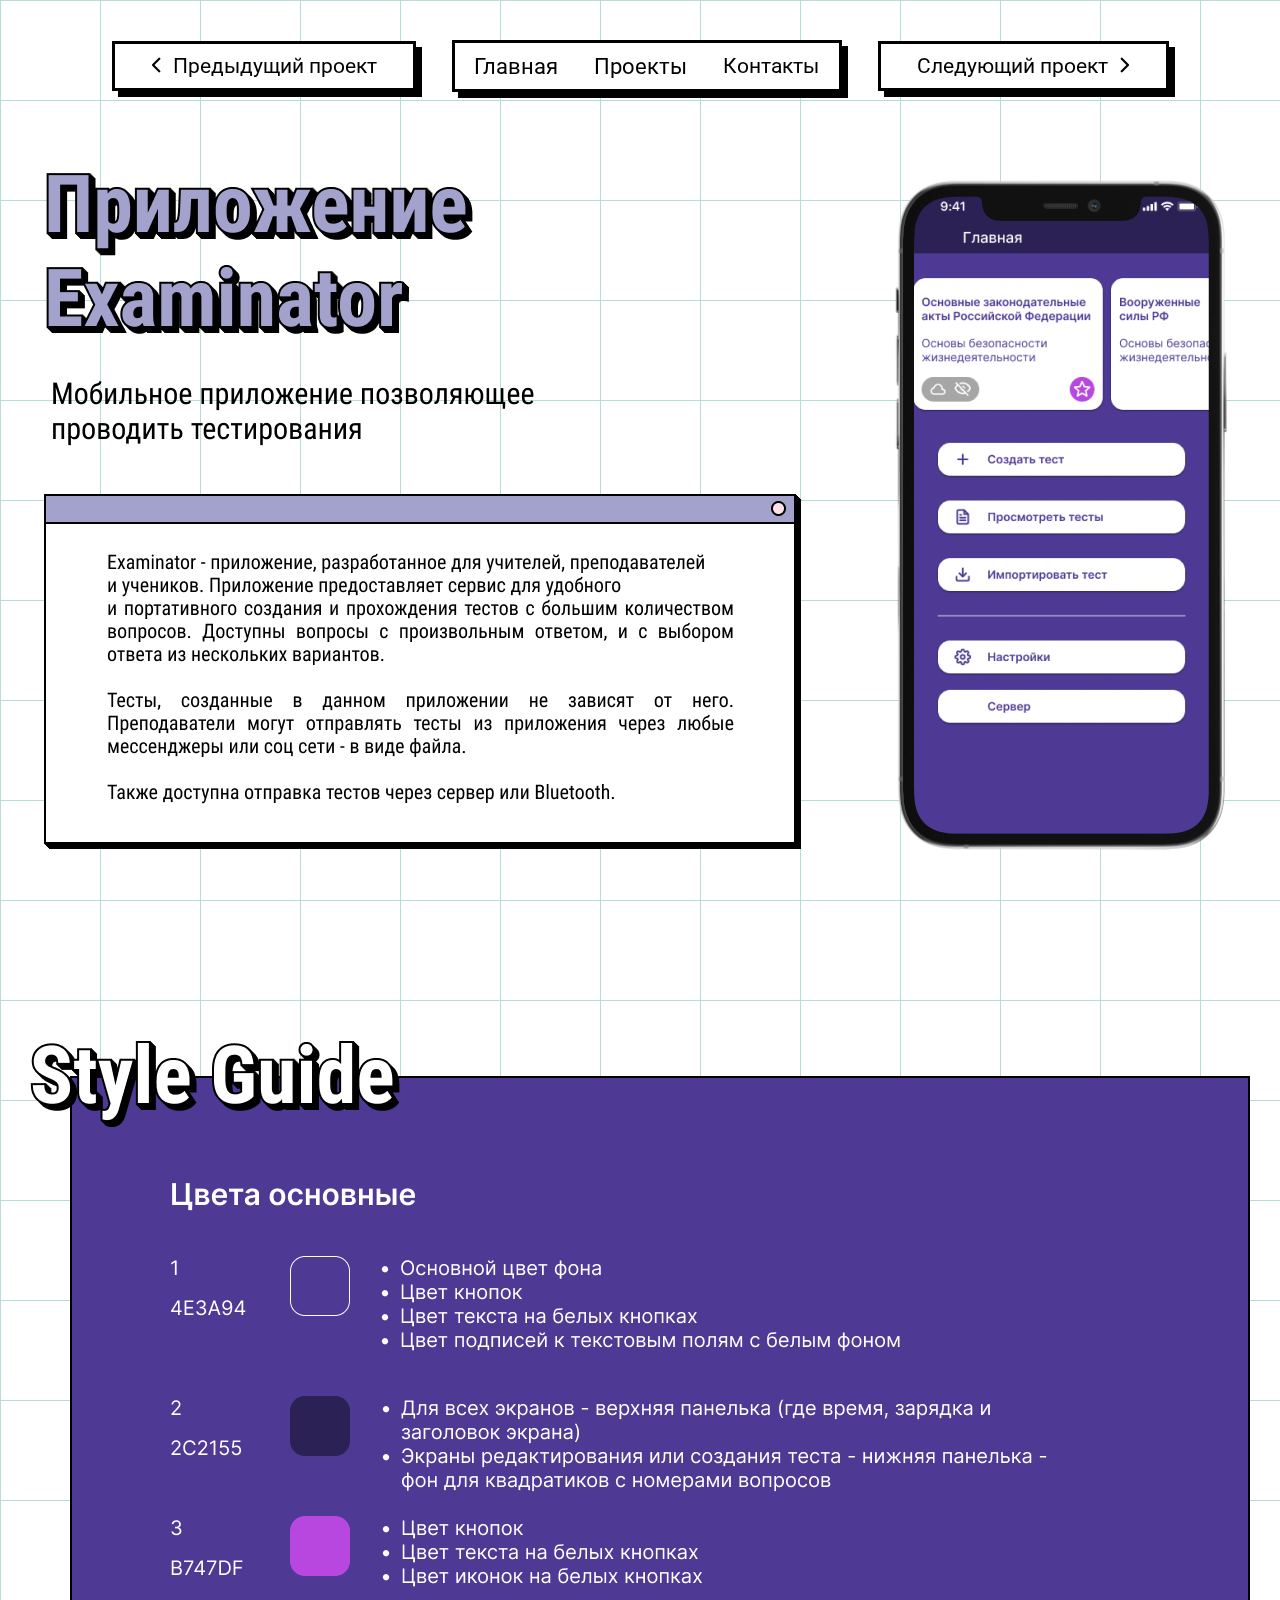
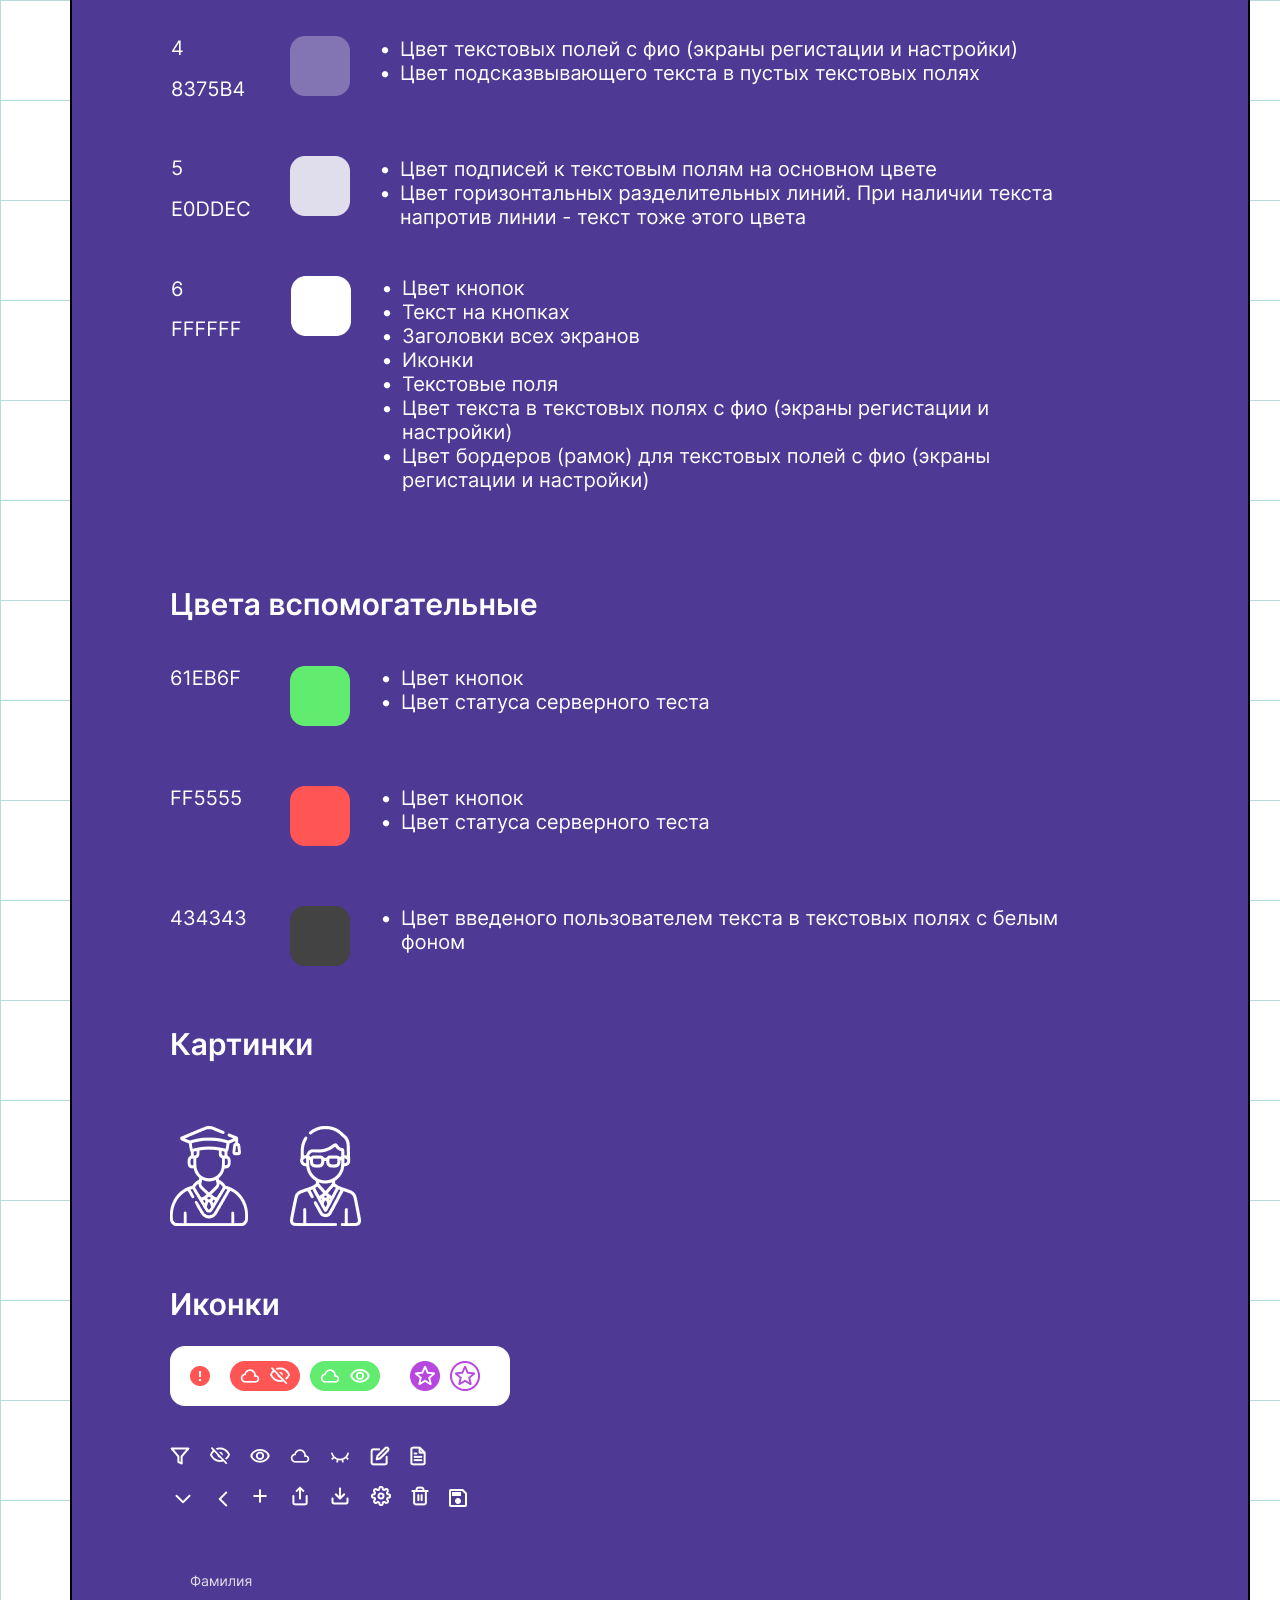
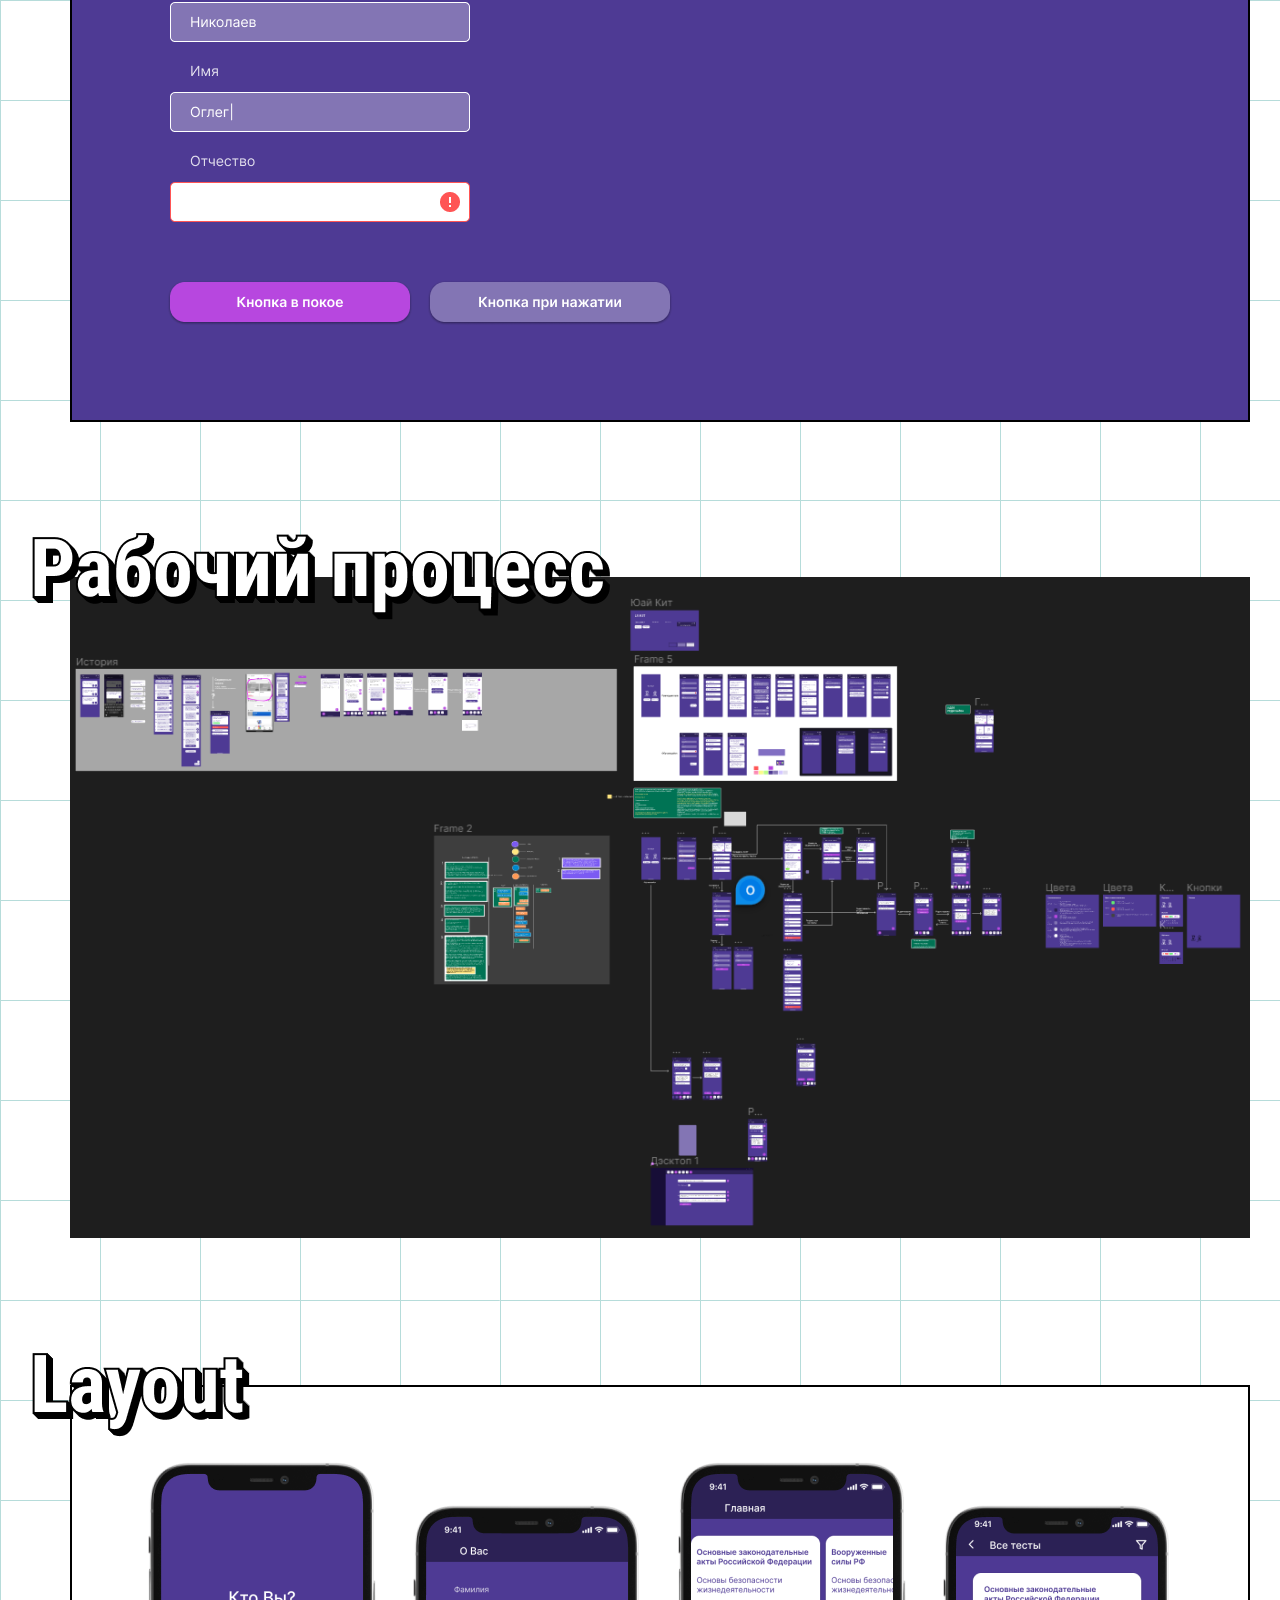
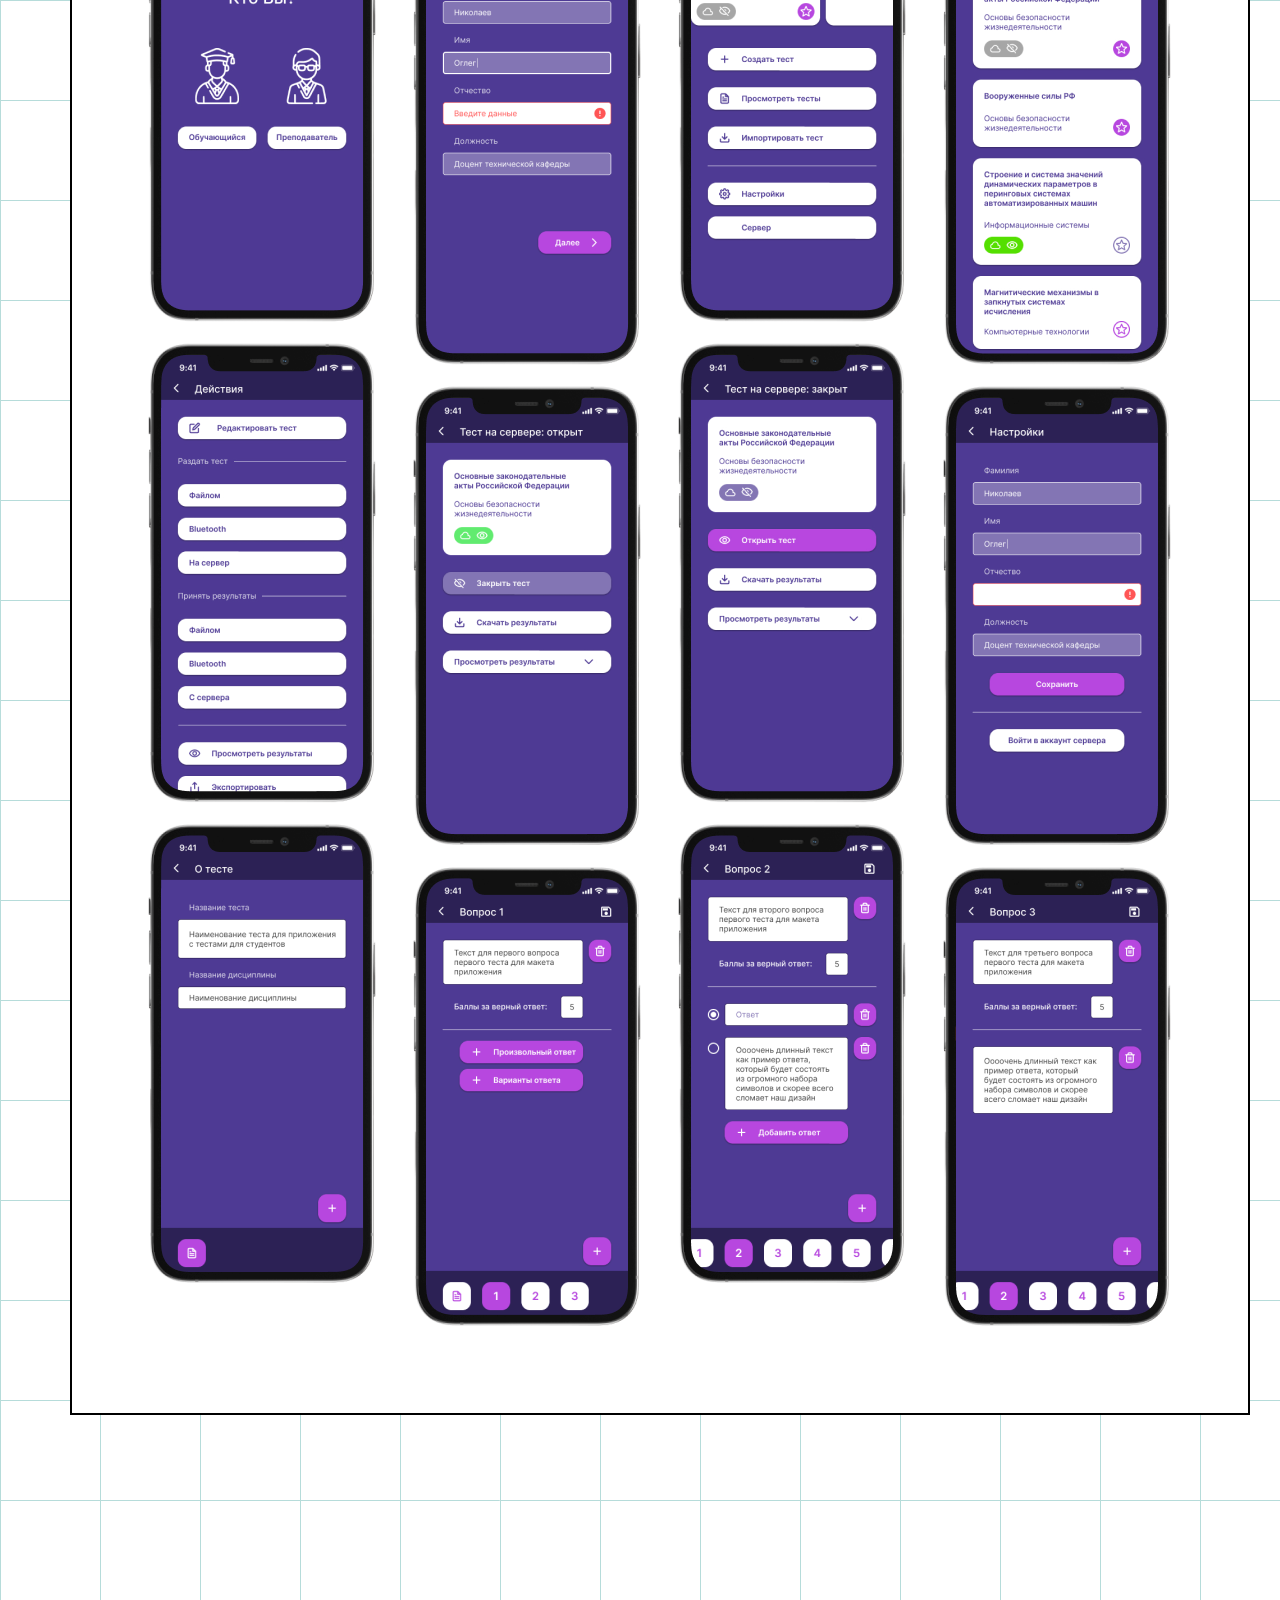
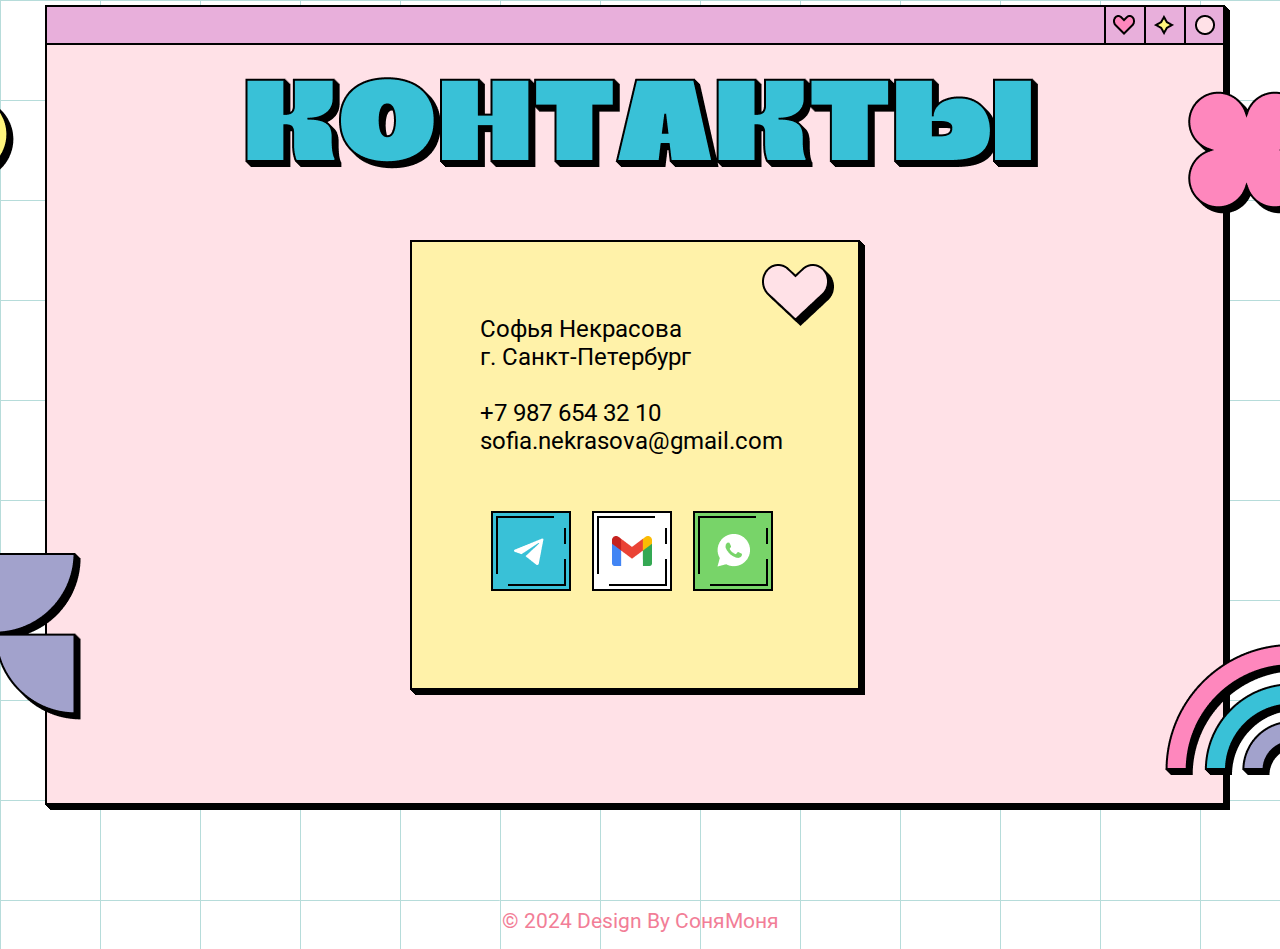
<file: examinator.html>
<!DOCTYPE html>
<html lang="en">
    <head>
        <meta charset="UTF-8">
        <meta name="viewport" content="width=device-width, initial-scale=1.0">
        <link rel="stylesheet" href="styles.css">
        <link rel="preconnect" href="https://fonts.googleapis.com">
        <link rel="preconnect" href="https://fonts.gstatic.com" crossorigin>
        <link href="https://fonts.googleapis.com/css2?family=Roboto:ital,wght@0,100;0,300;0,400;0,500;0,700;0,900;1,100;1,300;1,400;1,500;1,700;1,900&display=swap" rel="stylesheet">
        <title>Examinator</title>
    </head>
    <body>
        <div class="spacer-30"></div>

        <div class="pr-navbar">
            <a class="pr-navbar-button" href="bchat.html">
                <img src="imgs/arrow_left2.png" alt="">
                <span>Предыдущий проект</span>
            </a>
            <div class="pr-inner-navbar">

                <a href="index.html">Главная</a>
                <a href="index.html#projects">Проекты</a>
                <span onclick="scrollToFooter()">Контакты</span>
            </div>
            <a class="pr-navbar-button" href="photograph.html">
                <span>Следующий проект</span>
                <img src="imgs/arrow_right2.png" alt="">
            </a>
        </div>

        <div class="center-content">
            <img src="imgs/examinator/1.png" alt="">
        </div>

        <div class="spacer-100"></div>

        <div class="center-content">
            <img src="imgs/examinator/2.png" alt="">
        </div>
        
        <div class="spacer-100"></div>

        <div class="center-content">
            <img src="imgs/examinator/3.png" alt="">
        </div>

        <div class="spacer-100"></div>

        <div class="center-content">
            <img src="imgs/examinator/4.png" alt="">
        </div>

        <div class="spacer-100"></div>

        <footer id="footer">

            <div class="relative">
                <div id="contant-info">
                    <span>Софья Некрасова</span>
                    <br>
                    <span>г. Санкт-Петербург</span>
                    <br>
                    <br>
                    <span>+7 987 654 32 10</span>
                    <br>
                    <span>sofia.nekrasova@gmail.com</span>
                    <div style="display: flex; justify-content: space-around; margin-top: 56px;">
                        <img src="imgs/telega_button.png" alt="">
                        <img src="imgs/gmail_button.png" alt="">
                        <img src="imgs/whatsapp_button.png" alt="">
                    </div>
                </div>
                <img id="test" style="position: relative" src="imgs/contacts.png" alt="">
            </div>   
        </footer>
        <div class="center-content">
            <span class="copyright">© 2024 Design By СоняМоня</span>
        </div>

        <script src="scrollTo.js"></script>
    </body>
</html>
</file>
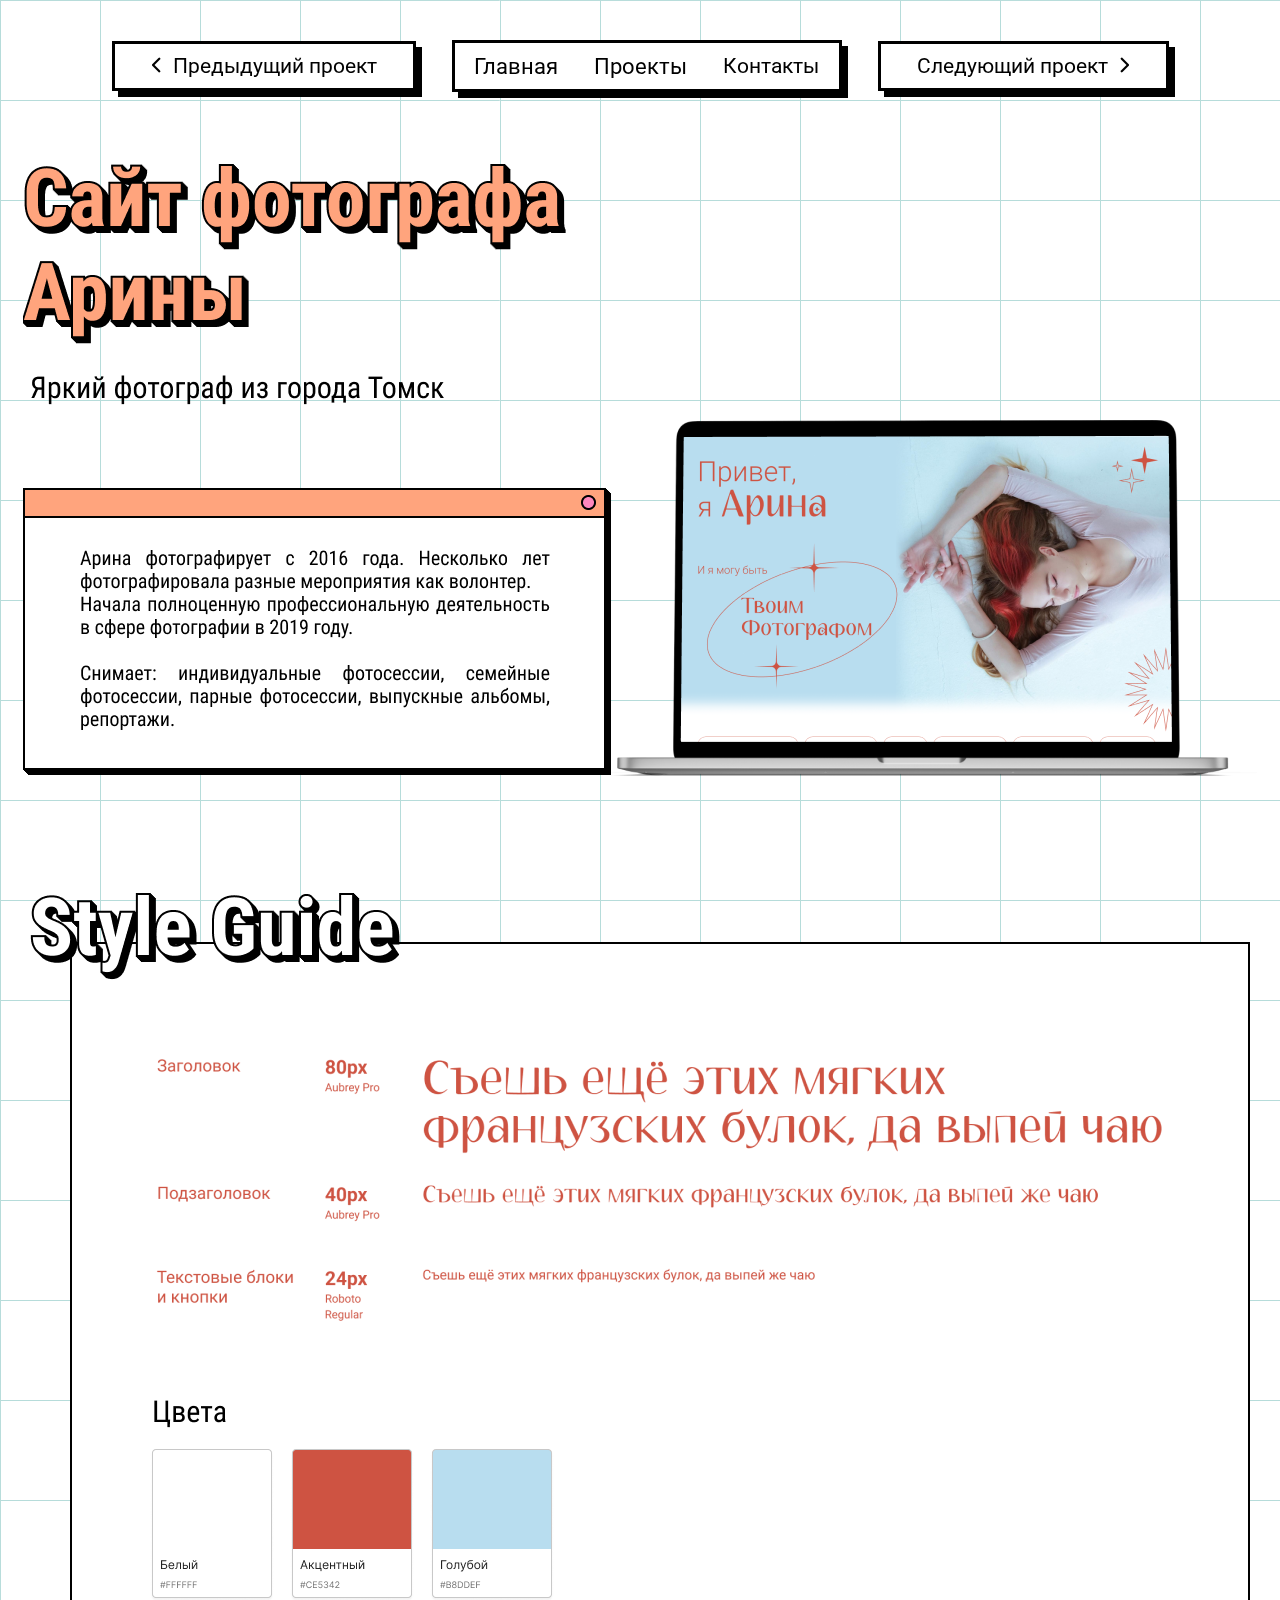
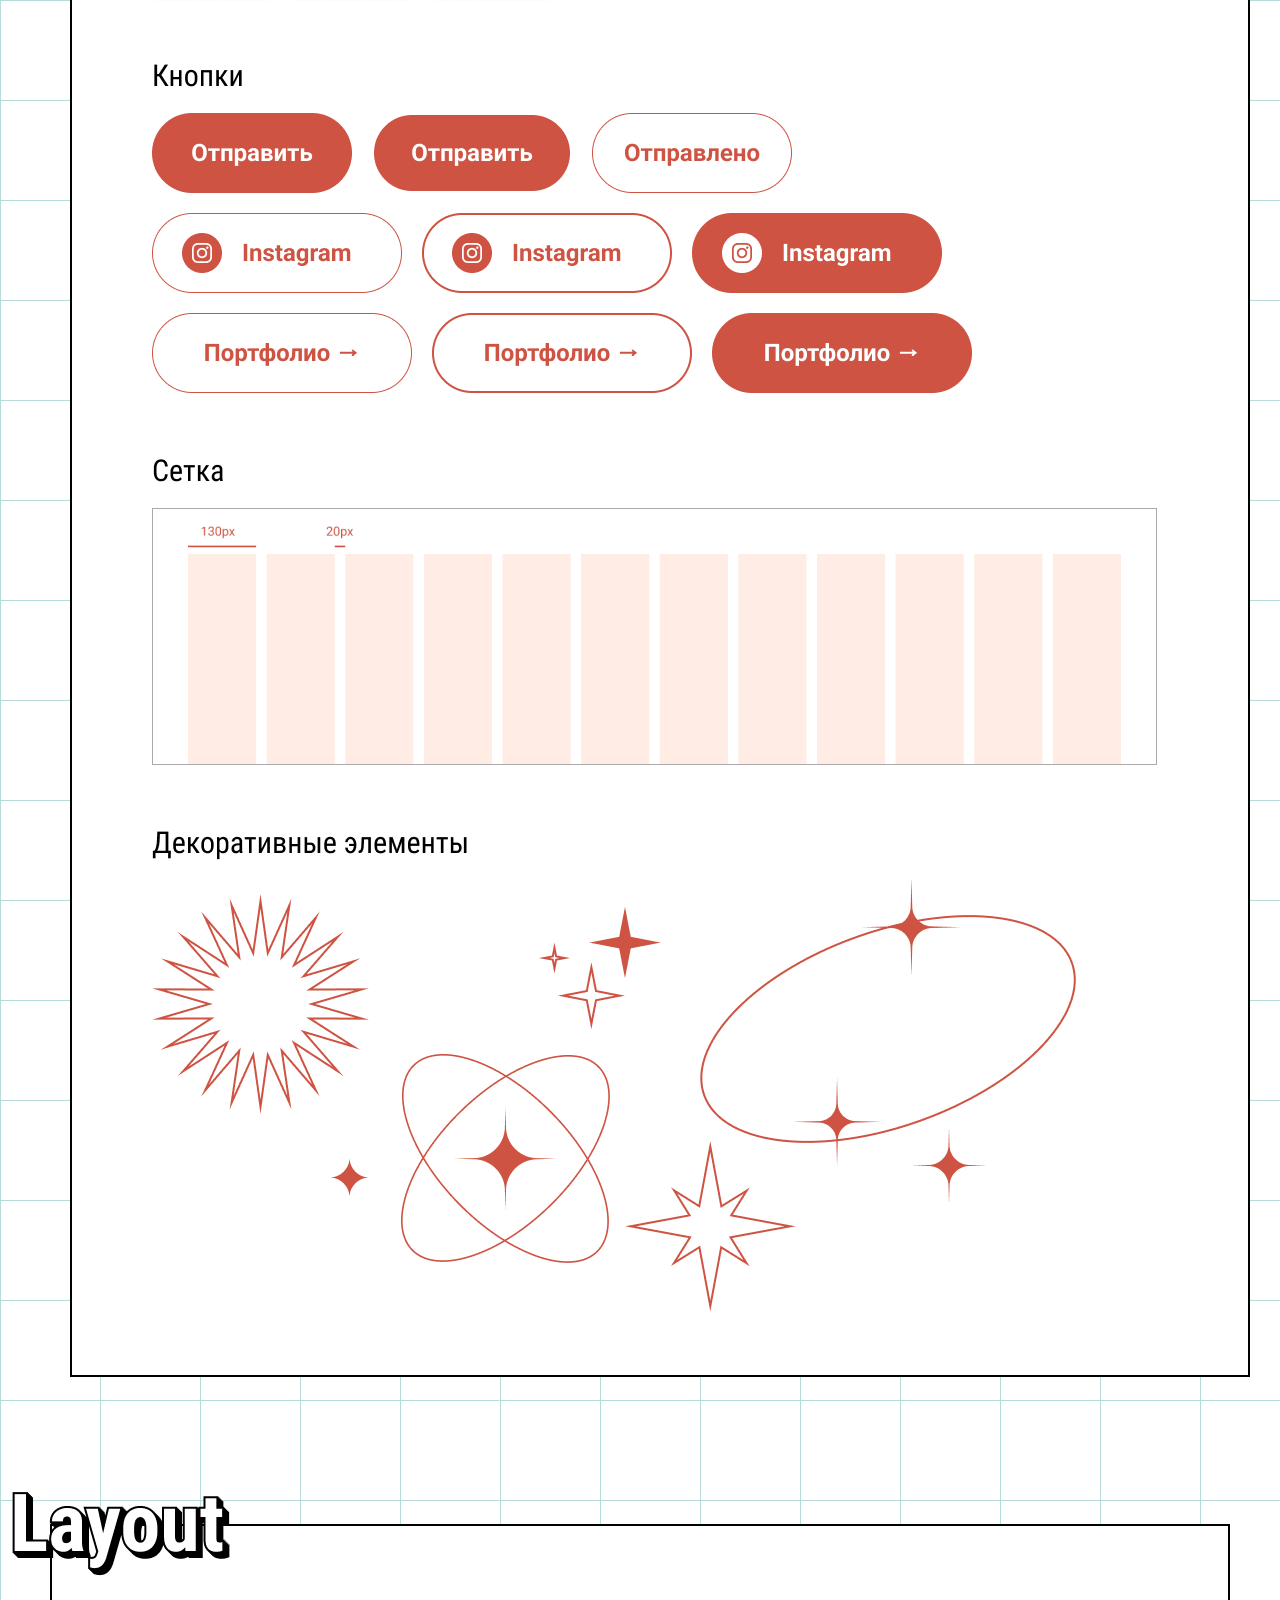
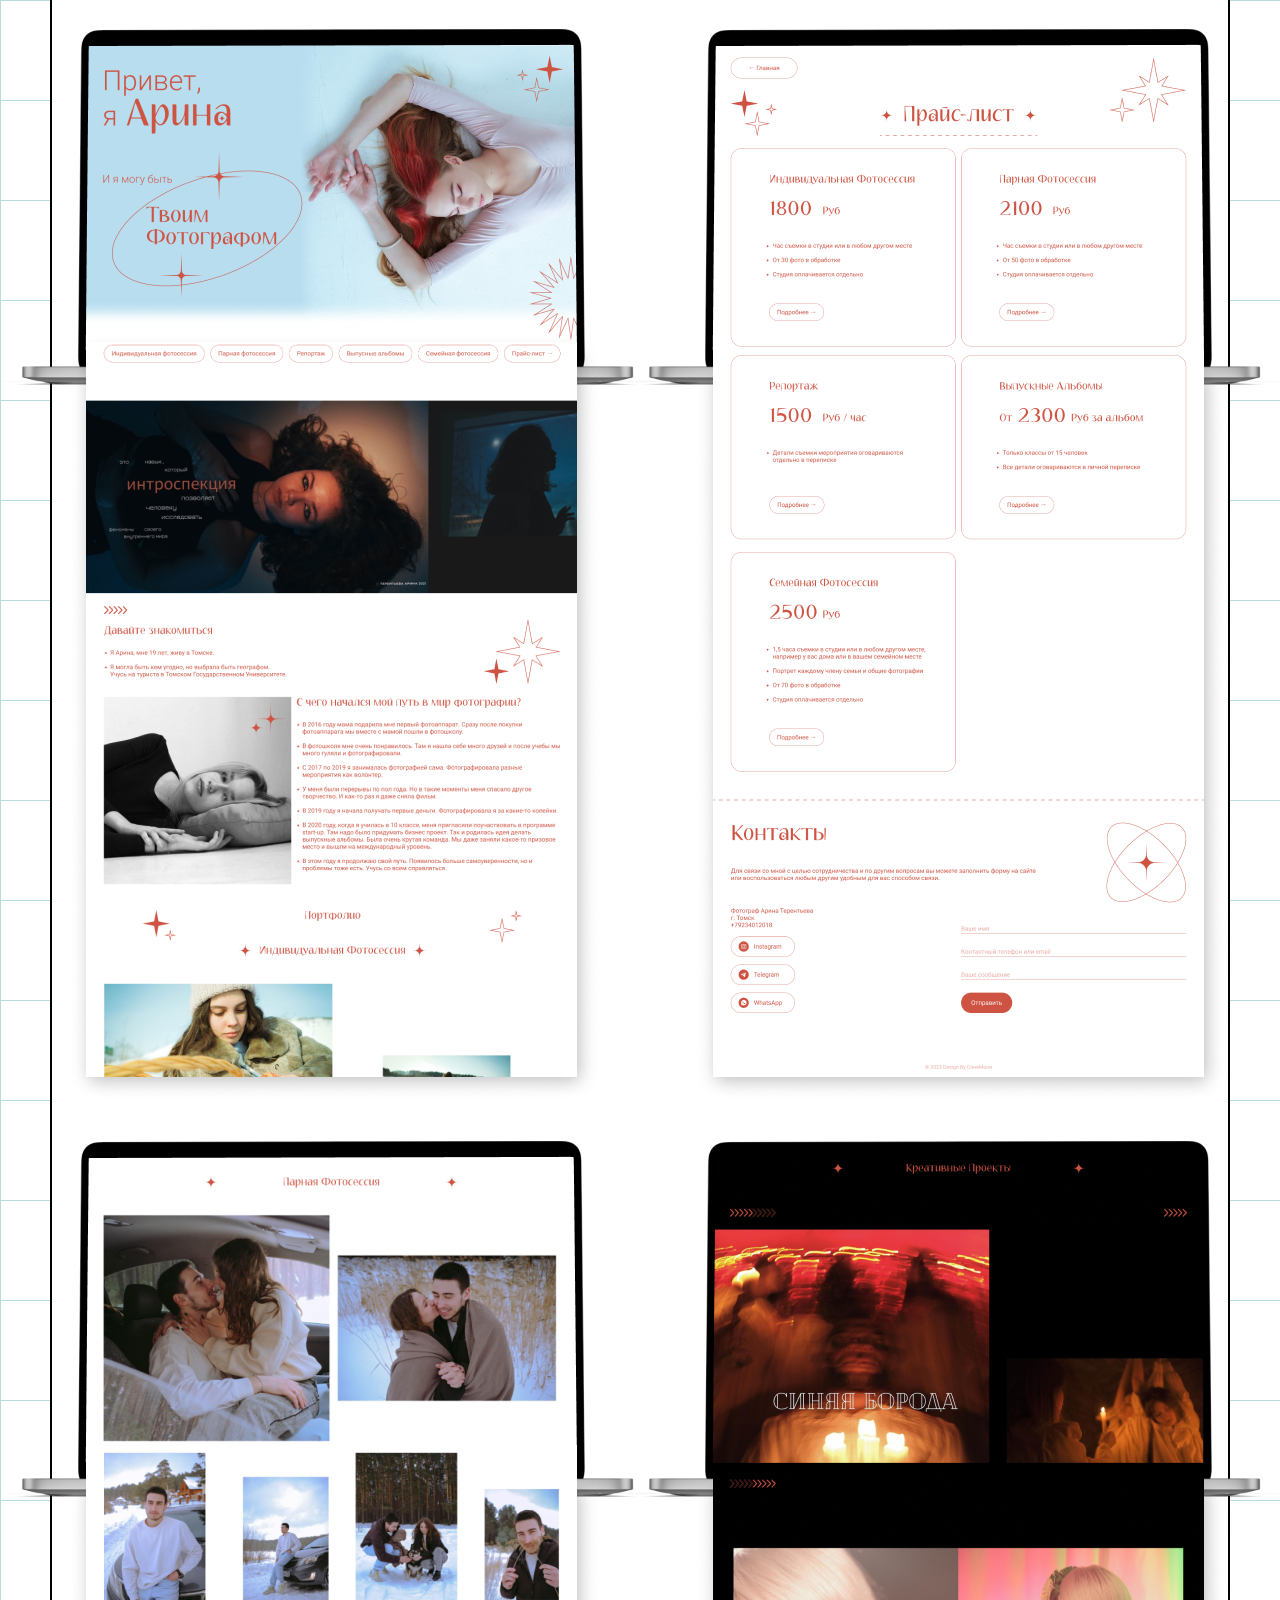
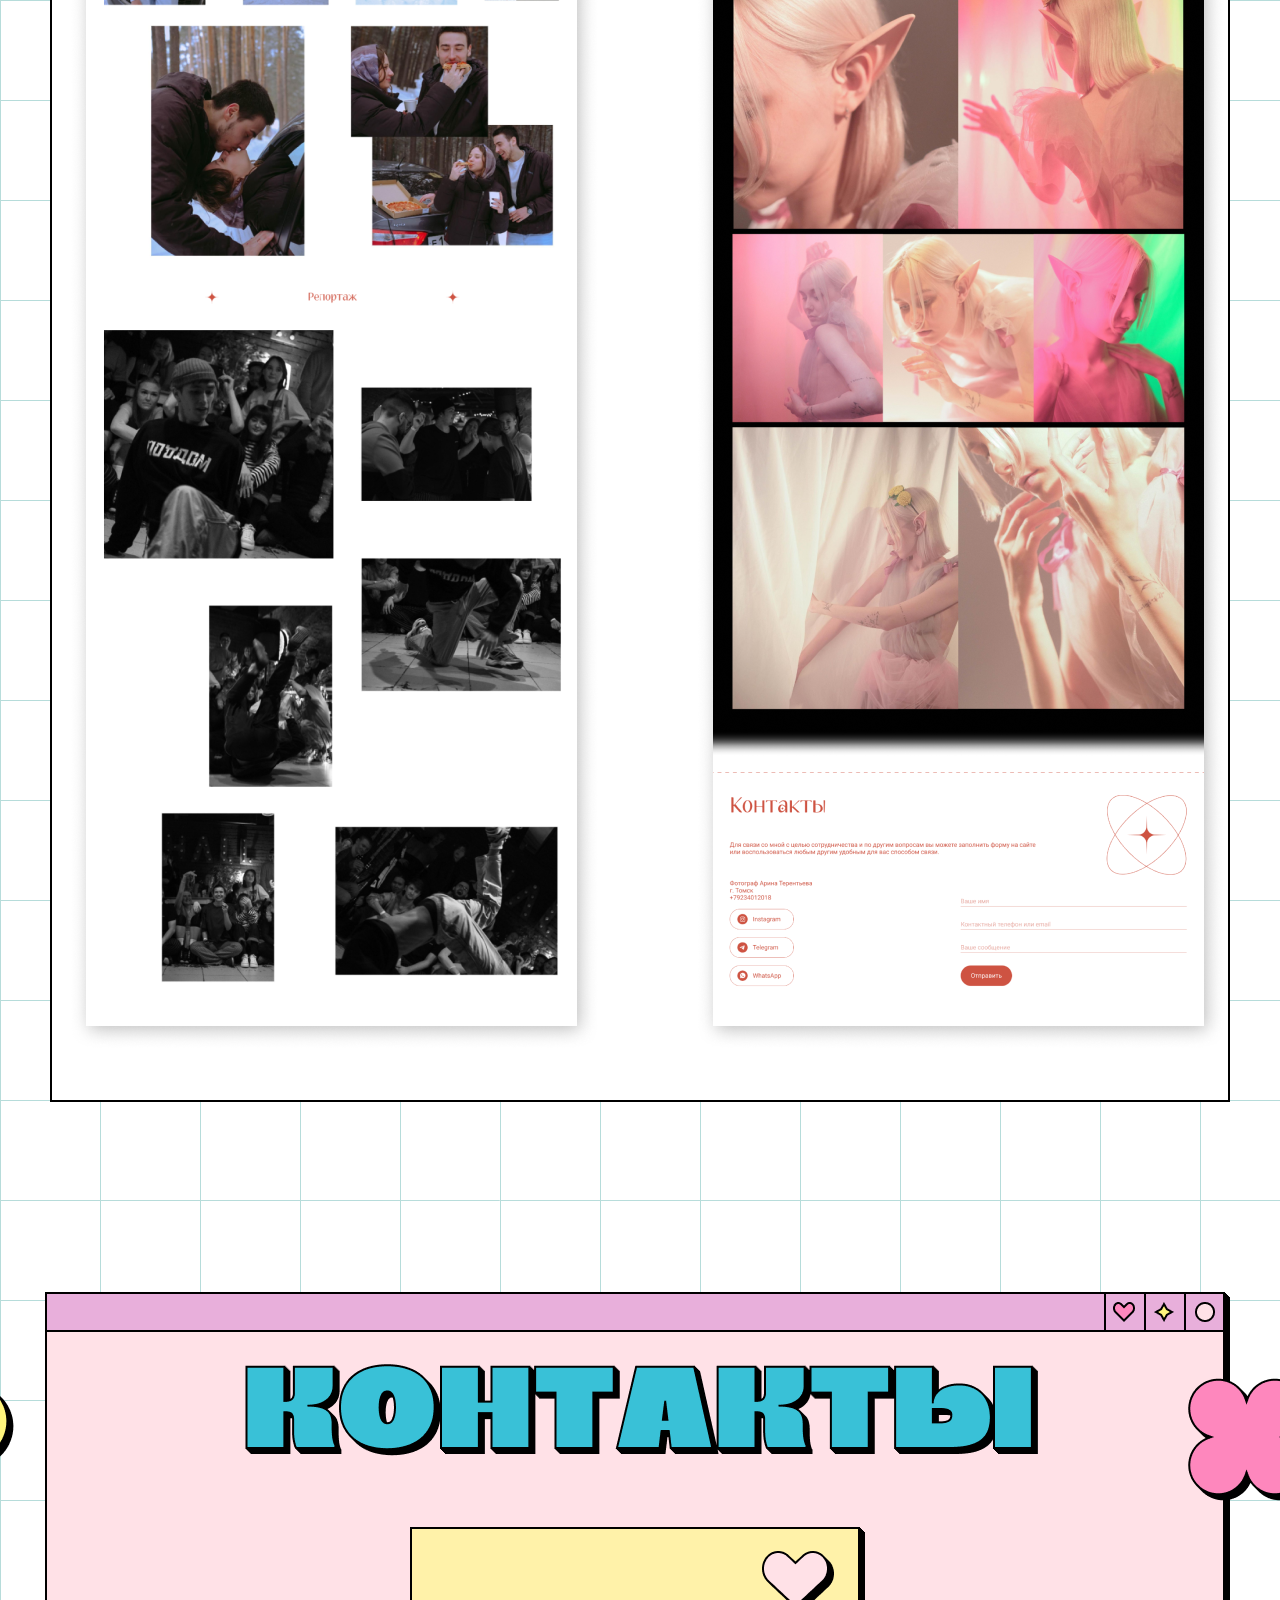
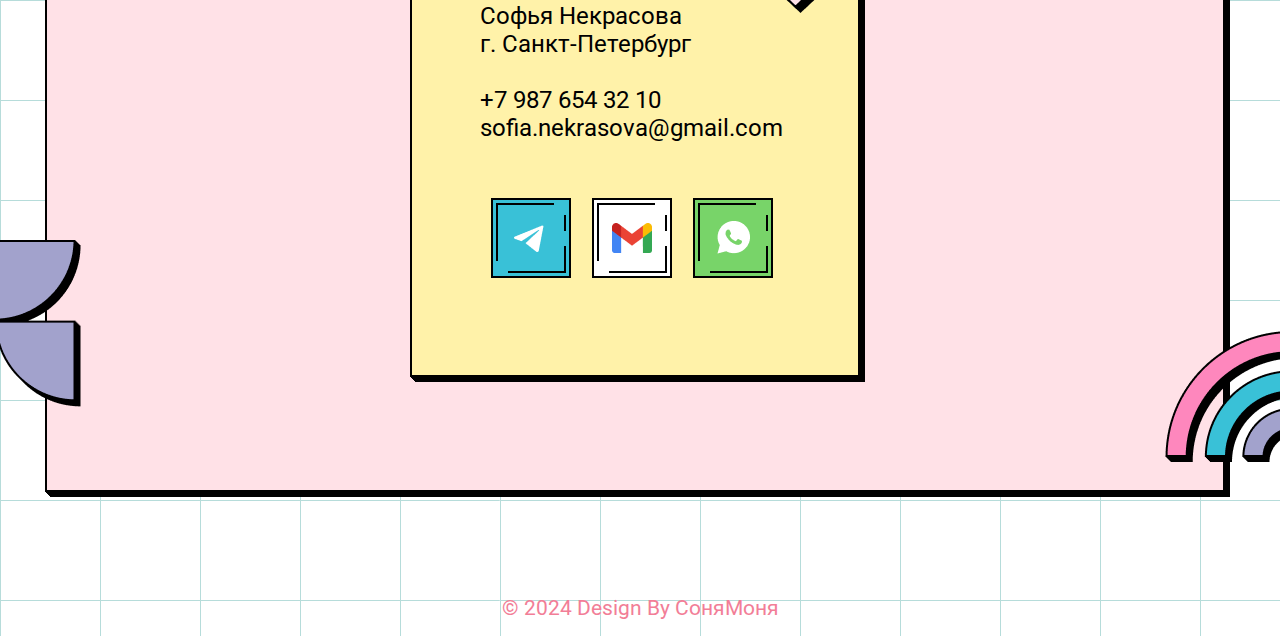
<file: photograph.html>
<!DOCTYPE html>
<html lang="en">
    <head>
        <meta charset="UTF-8">
        <meta name="viewport" content="width=device-width, initial-scale=1.0">
        <link rel="stylesheet" href="styles.css">
        <link rel="preconnect" href="https://fonts.googleapis.com">
        <link rel="preconnect" href="https://fonts.gstatic.com" crossorigin>
        <link href="https://fonts.googleapis.com/css2?family=Roboto:ital,wght@0,100;0,300;0,400;0,500;0,700;0,900;1,100;1,300;1,400;1,500;1,700;1,900&display=swap" rel="stylesheet">
        <title>Фотограф Арина</title>
    </head>
    <body>
        <div class="spacer-30"></div>

        <div class="pr-navbar">
            <a class="pr-navbar-button" href="examinator.html">
                <img src="imgs/arrow_left2.png" alt="">
                <span>Предыдущий проект</span>
            </a>
            <div class="pr-inner-navbar">

                <a href="index.html">Главная</a>
                <a href="index.html#projects">Проекты</a>
                <span onclick="scrollToFooter()">Контакты</span>
            </div>
            <a class="pr-navbar-button" href="ekaterinburg.html">
                <span>Следующий проект</span>
                <img src="imgs/arrow_right2.png" alt="">
            </a>
        </div>

        <div class="spacer-50"></div>

        <div class="center-content">
            <img src="imgs/photograph/1.png" alt="">
        </div>

        <div class="spacer-100"></div>

        <div class="center-content">
            <img src="imgs/photograph/2.png" alt="">
        </div>
        
        <div class="spacer-100"></div>

        <div class="center-content">
            <img src="imgs/photograph/3.png" alt="">
        </div>

        <div class="spacer-100"></div>

        <footer id="footer">

            <div class="relative">
                <div id="contant-info">
                    <span>Софья Некрасова</span>
                    <br>
                    <span>г. Санкт-Петербург</span>
                    <br>
                    <br>
                    <span>+7 987 654 32 10</span>
                    <br>
                    <span>sofia.nekrasova@gmail.com</span>
                    <div style="display: flex; justify-content: space-around; margin-top: 56px;">
                        <img src="imgs/telega_button.png" alt="">
                        <img src="imgs/gmail_button.png" alt="">
                        <img src="imgs/whatsapp_button.png" alt="">
                    </div>
                </div>
                <img id="test" style="position: relative" src="imgs/contacts.png" alt="">
            </div>   
        </footer>
        <div class="center-content">
            <span class="copyright">© 2024 Design By СоняМоня</span>
        </div>

        <script src="scrollTo.js"></script>
    </body>
</html>
</file>
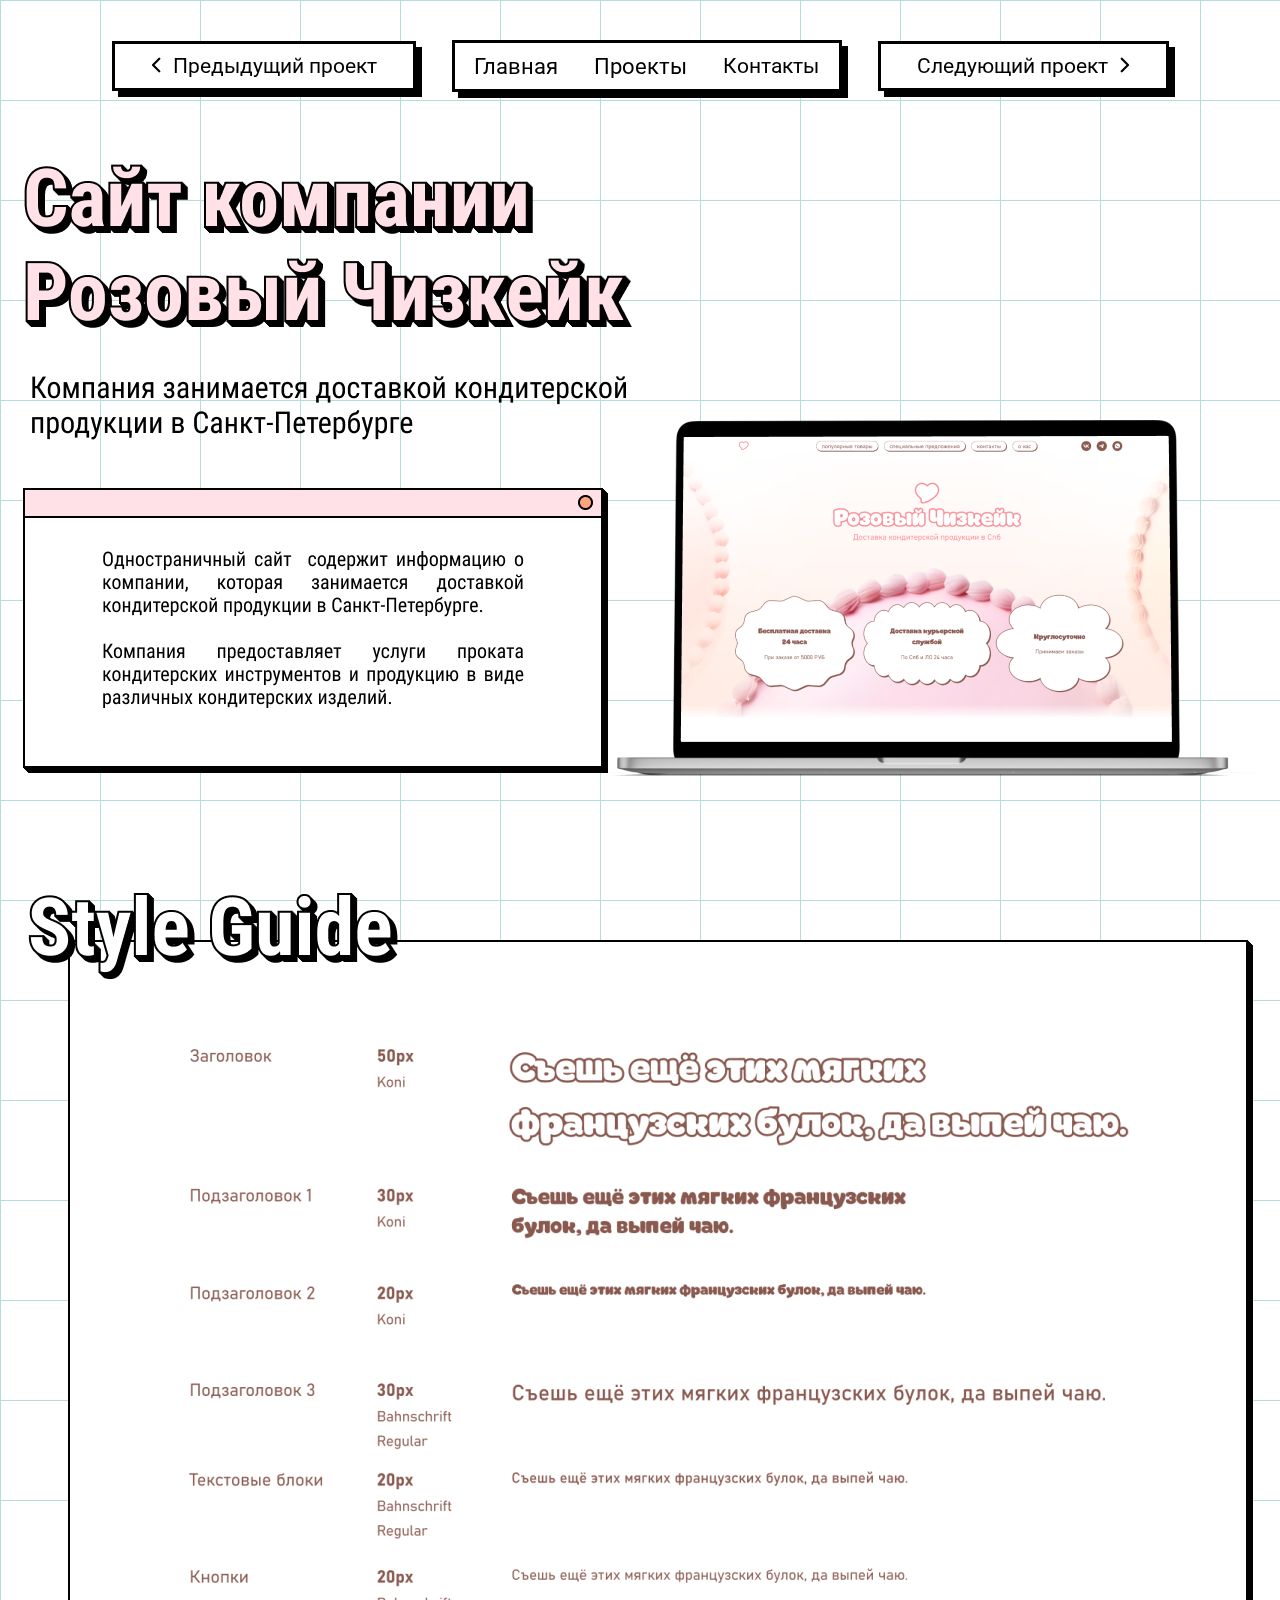
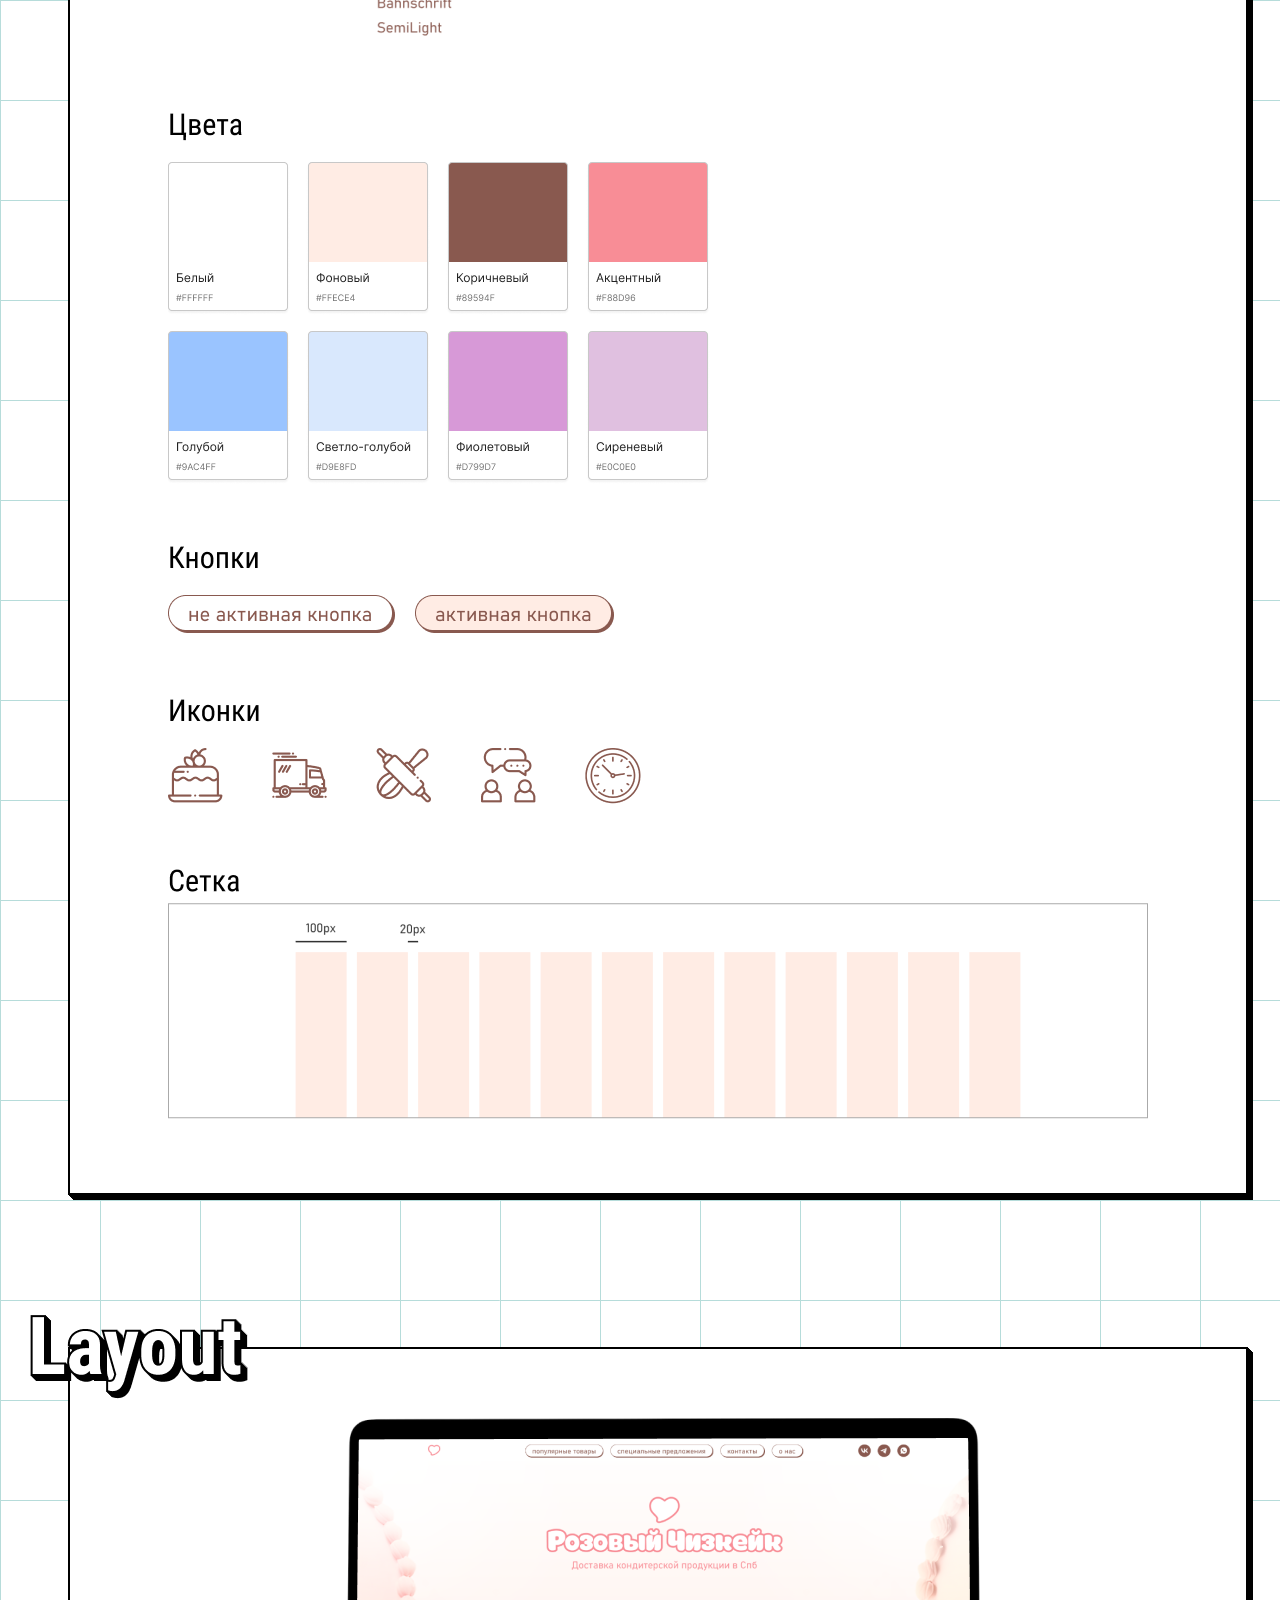
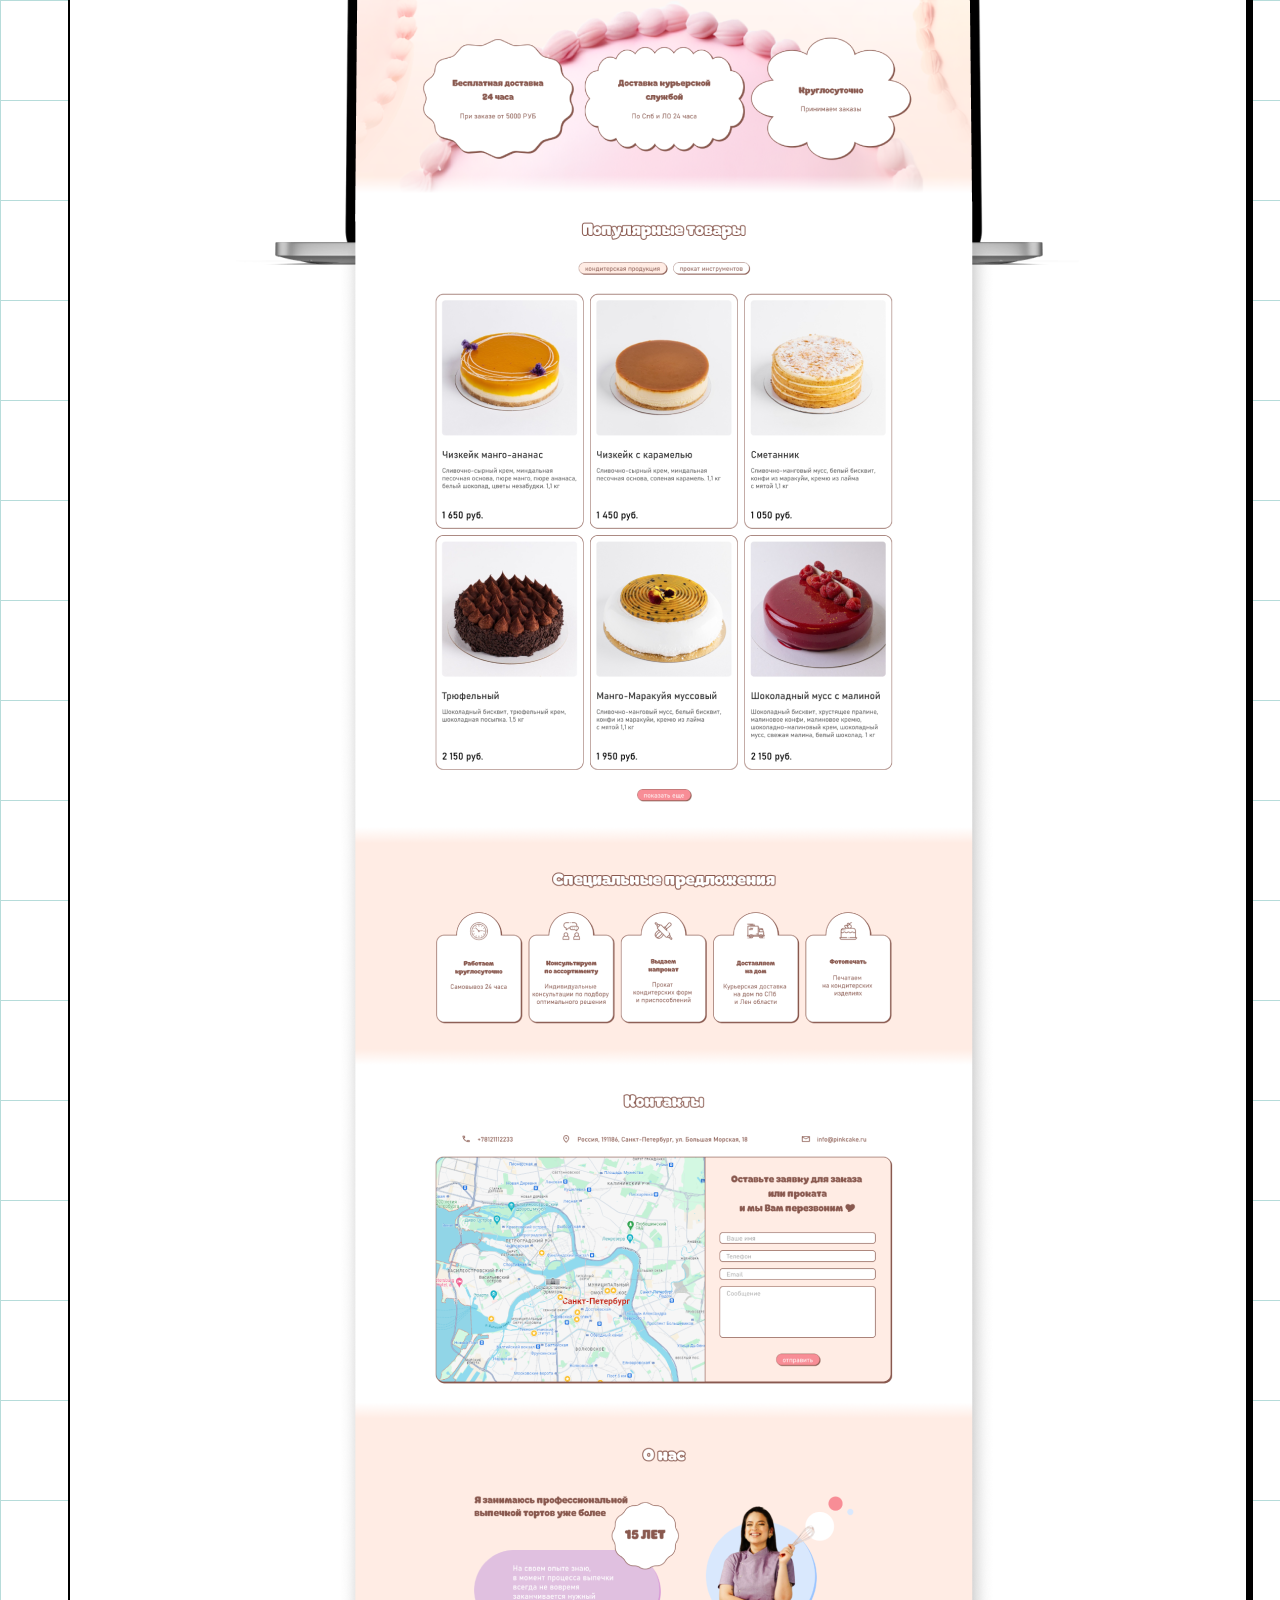
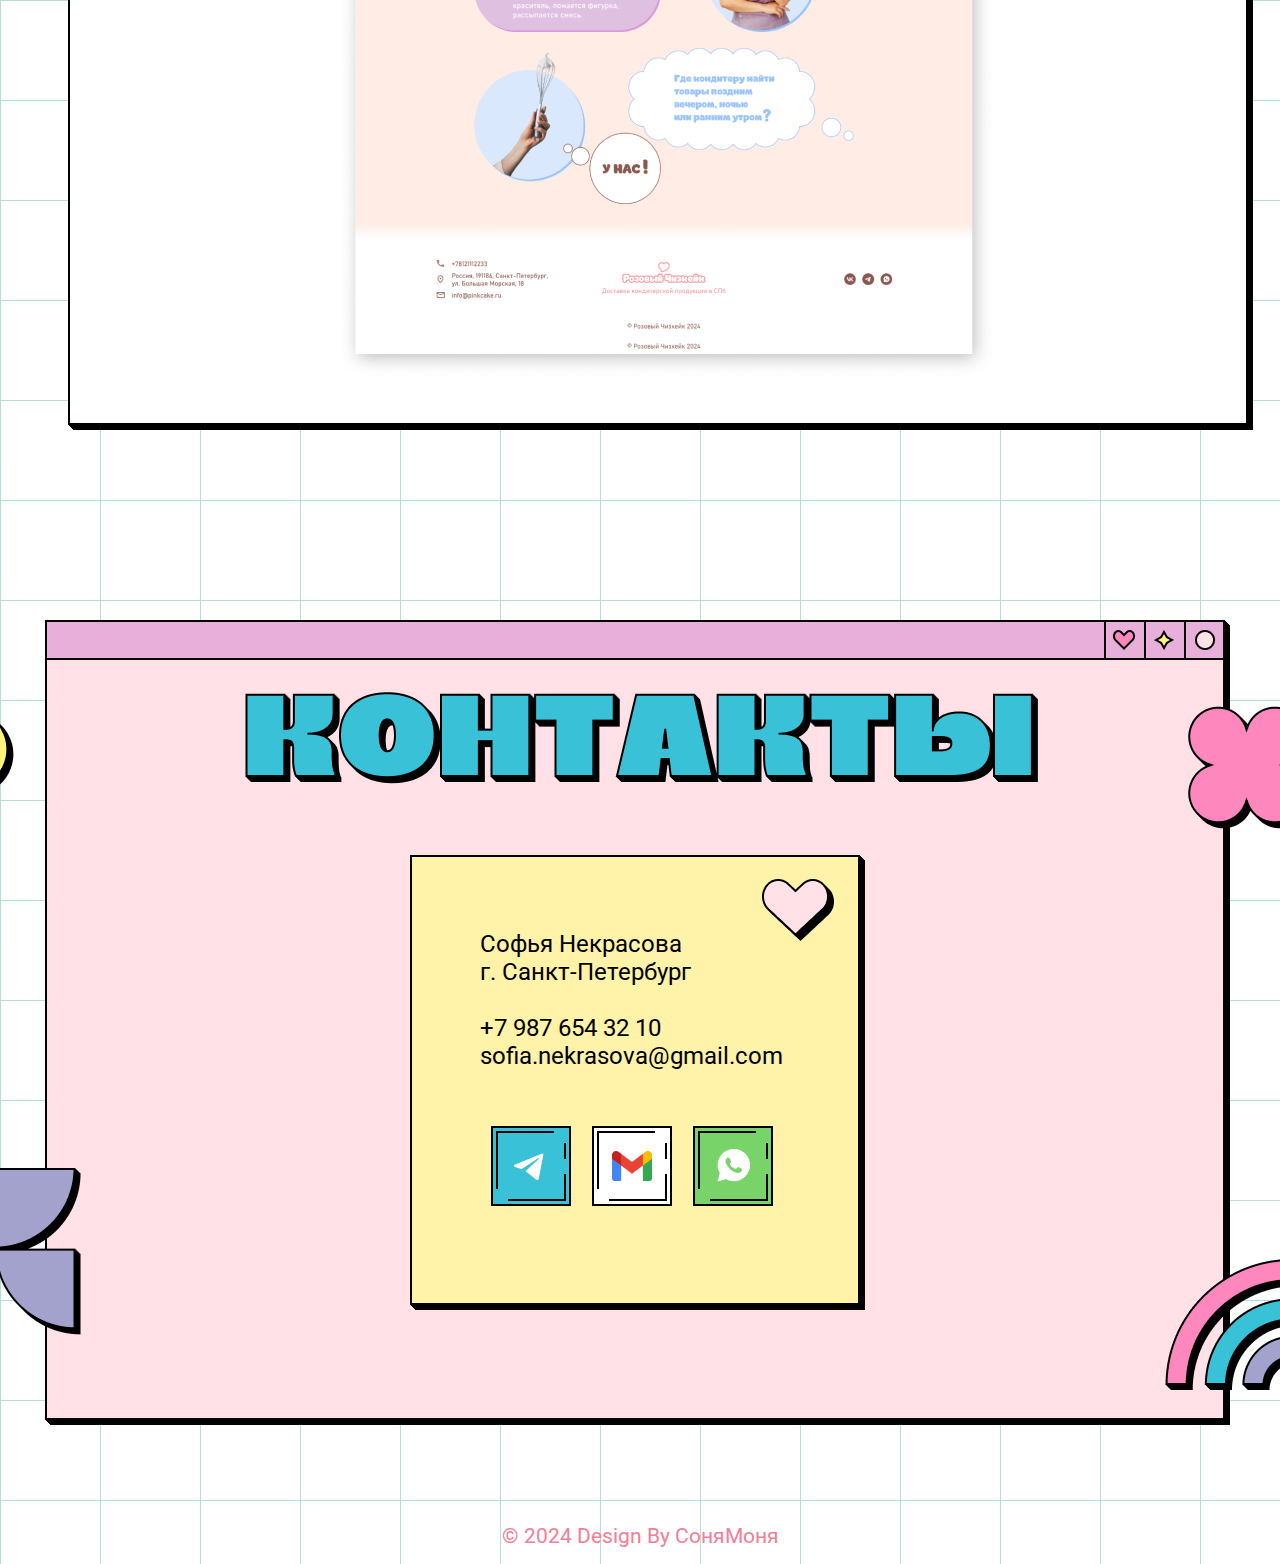
<file: pink_cheese.html>
<!DOCTYPE html>
<html lang="en">
    <head>
        <meta charset="UTF-8">
        <meta name="viewport" content="width=device-width, initial-scale=1.0">
        <link rel="stylesheet" href="styles.css">
        <link rel="preconnect" href="https://fonts.googleapis.com">
        <link rel="preconnect" href="https://fonts.gstatic.com" crossorigin>
        <link href="https://fonts.googleapis.com/css2?family=Roboto:ital,wght@0,100;0,300;0,400;0,500;0,700;0,900;1,100;1,300;1,400;1,500;1,700;1,900&display=swap" rel="stylesheet">
        <title>Pink cheesecake</title>
    </head>
    <body>

        <div class="spacer-30"></div>

        <div class="pr-navbar">
            <a class="pr-navbar-button" href="ekaterinburg.html">
                <img src="imgs/arrow_left2.png" alt="">
                <span>Предыдущий проект</span>
            </a>
            <div class="pr-inner-navbar">

                <a href="index.html">Главная</a>
                <a href="index.html#projects">Проекты</a>
                <span onclick="scrollToFooter()">Контакты</span>
            </div>
            <a class="pr-navbar-button" href="bchat.html">
                <span>Следующий проект</span>
                <img src="imgs/arrow_right2.png" alt="">
            </a>
        </div>

        <div class="spacer-50"></div>

        <div class="center-content">
            <img src="imgs/pink_cheese/1.png" alt="">
        </div>

        <div class="spacer-100"></div>

        <div class="center-content">
            <img src="imgs/pink_cheese/2.png" alt="">
        </div>
        
        <div class="spacer-100"></div>

        <div class="center-content">
            <img src="imgs/pink_cheese/3.png" alt="">
        </div>

        <div class="spacer-100"></div>

        <footer id="footer">

            <div class="relative">
                <div id="contant-info">
                    <span>Софья Некрасова</span>
                    <br>
                    <span>г. Санкт-Петербург</span>
                    <br>
                    <br>
                    <span>+7 987 654 32 10</span>
                    <br>
                    <span>sofia.nekrasova@gmail.com</span>
                    <div style="display: flex; justify-content: space-around; margin-top: 56px;">
                        <img src="imgs/telega_button.png" alt="">
                        <img src="imgs/gmail_button.png" alt="">
                        <img src="imgs/whatsapp_button.png" alt="">
                    </div>
                </div>
                <img id="test" style="position: relative" src="imgs/contacts.png" alt="">
            </div>   
        </footer>
        <div class="center-content">
            <span class="copyright">© 2024 Design By СоняМоня</span>
        </div>

        <script src="scrollTo.js"></script>
    </body>
</html>
</file>
<file: styles.css>
@font-face {
    font-family: Valiska;
    src: url("fonts/VALISCA.TTF");
}

html {
    scroll-behavior: smooth;
}

html, body {
    margin: 0px;
    padding: 0px;
}

body {
    background-image: url("./imgs/Fon.svg");
    background-repeat: repeat;
    
    /* width: 100vw; */
    overflow-x: hidden;
}

header {
    display: flex;
    justify-content: center;
}

footer {
    display: flex;
    justify-content: center;
}


.relative{
    position: relative;
}

#order_button {
    top: 770px;
    left: 680px;
    position: absolute;
    font-size: 2em;
    padding: 5px 150px 5px 150px;
    background-color: white;
    border: 3px solid black;
    border-radius: 100px;
    box-shadow: 5px 5px black;
}

#order_button:hover {
    background-color: #FFE1E7;
}

#order_button:active {
    background-color: #E8AFDB;
}

#yellow_arrow {
    top: 815px;
    left: 1190px;
    z-index: 1;
    position: absolute;
}
.project-button:hover {
    background-color: #FFE1E7;
}

.project-button:active {
    background-color: #E8AFDB;
}

#navbar {
    z-index: 2;
    position: sticky;
    top: 16px;
    display: flex;
    justify-content: center;
    align-items: center;
    gap: 36px;
    width: 60vw;
    border: 2px solid black;
    box-shadow: 4px 3px black;
    margin: 0px auto 0px auto;
    padding: 10px 0px 10px 0px;
    background-color: white;
}

#navbar span {
    font-size: 1.4em;
    color: black;
    text-decoration: none;
    font-family: "Roboto"
}

#navbar span:hover {
    text-decoration: underline;
}

#navbar span:active {
    color: #FE87BD;
    text-decoration: underline;
}

.pr-navbar {

    z-index: 2;
    position: sticky;
    top: 16px;
    display: flex;
    justify-content: center;
    align-items: center;
    gap: 36px;
    width: 100vw;
    /* margin: 0px 100 0px auto; */
    padding: 10px 0px 10px 0px;
}

.pr-navbar span {
    font-size: 1.3em;
    color: black;
    text-decoration: none;
    font-family: "Roboto"
}

.pr-navbar span:hover {
    text-decoration: underline;
}

.pr-navbar span:active {
    color: #FE87BD;
    text-decoration: underline;
}

.pr-inner-navbar a {
    font-size: 1.4em;
    color: black;
    text-decoration: none;
    font-family: "Roboto";
}

.pr-inner-navbar a:hover {
    text-decoration: underline;
}

.pr-inner-navbar a:active {
    font-weight: bold;
    color: #FE87BD;
    text-decoration: underline;
}

.pr-inner-navbar {
    position: sticky;
    top: 16px;
    display: flex;
    justify-content: center;
    align-items: center;
    gap: 36px;
    width: 30vw;
    padding: 10px 0px 10px 0px;
    background-color: white;
    border: 3px solid black;
    box-shadow: 6px 6px black;
}

.pr-navbar-button {
    border: 3px solid black;
    box-shadow: 6px 6px black;
    background-color: white;
    padding: 10px 36px 10px 36px;
    /* font-size: 1.3em; */

}

.spacer-100 {
    height: 100px;
}

.spacer-50 {
    height: 50px;
}

.spacer-30 {
    height: 30px;
}

.center-content {
    display: flex;
    justify-content: center;
}

.cool-font {
    font-family: "Valiska";
    font-size: 7em;
}

.flex {
    display: flex;
}

.flex-column {
    display: flex;
    flex-direction: column;
}

.project-card {
    display: flex; 
    justify-content: center;
    width: 60vw;
    background-color: white;
    margin-left: auto;
    margin-right: auto;
    border: 2px solid black;
    box-shadow: 6px 6px black;
}

.hashtag {
    font-family: "Roboto";
    font-size: 1.2em;
}

.project-button {
    border: 3px solid black;
    background-color: white;
    padding: 10px 36px 10px 36px;
    font-size: 1.3em;
    box-shadow: 6px 6px black;
}

#contant-info {
    z-index: 1;
    position: absolute;
    top: 400px;
    left: 800px;
    font-family: "Roboto";
    font-size: 1.5em;
}

a {
    font-family: "Roboto";
    text-decoration: none;
    color: black;
}

.copyright {
    color: #F27E97;
    font-family: "Roboto";
    font-size: 1.3em;
    margin-bottom: 16px;
}
</file>
